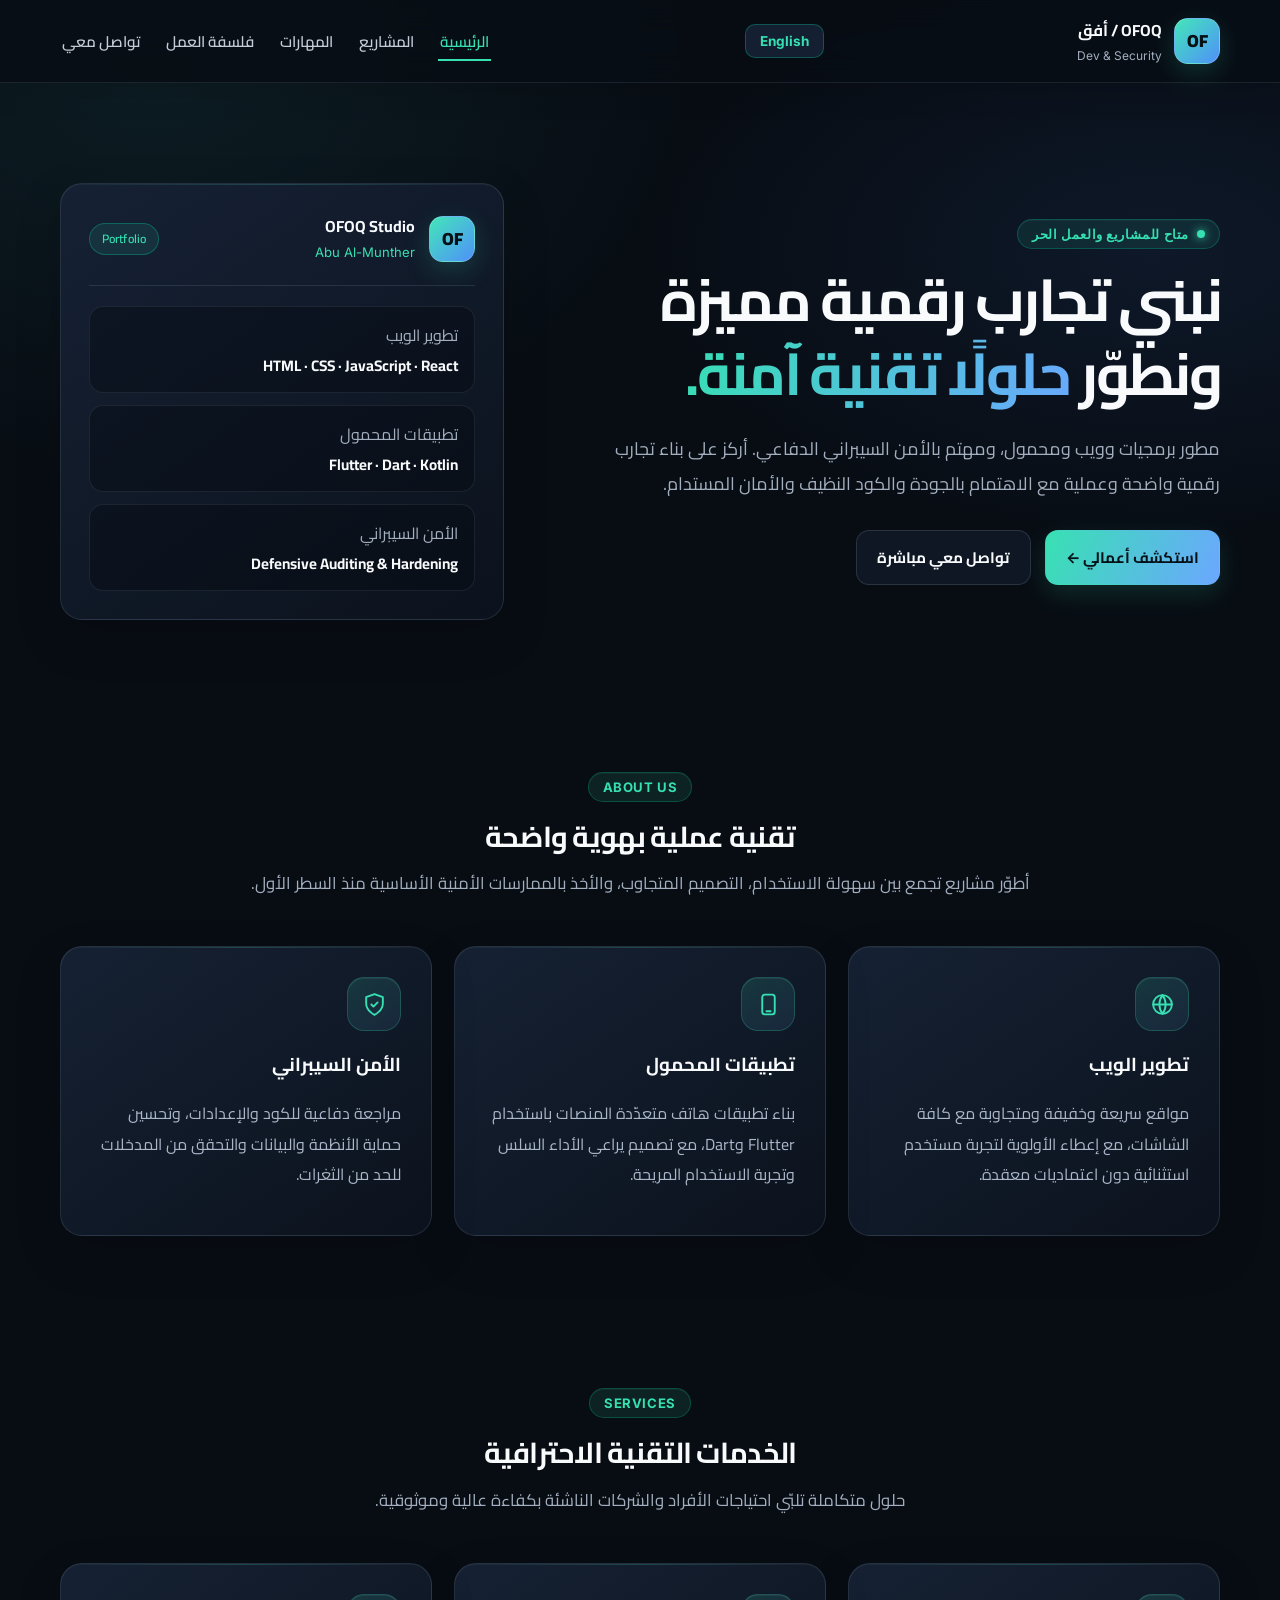
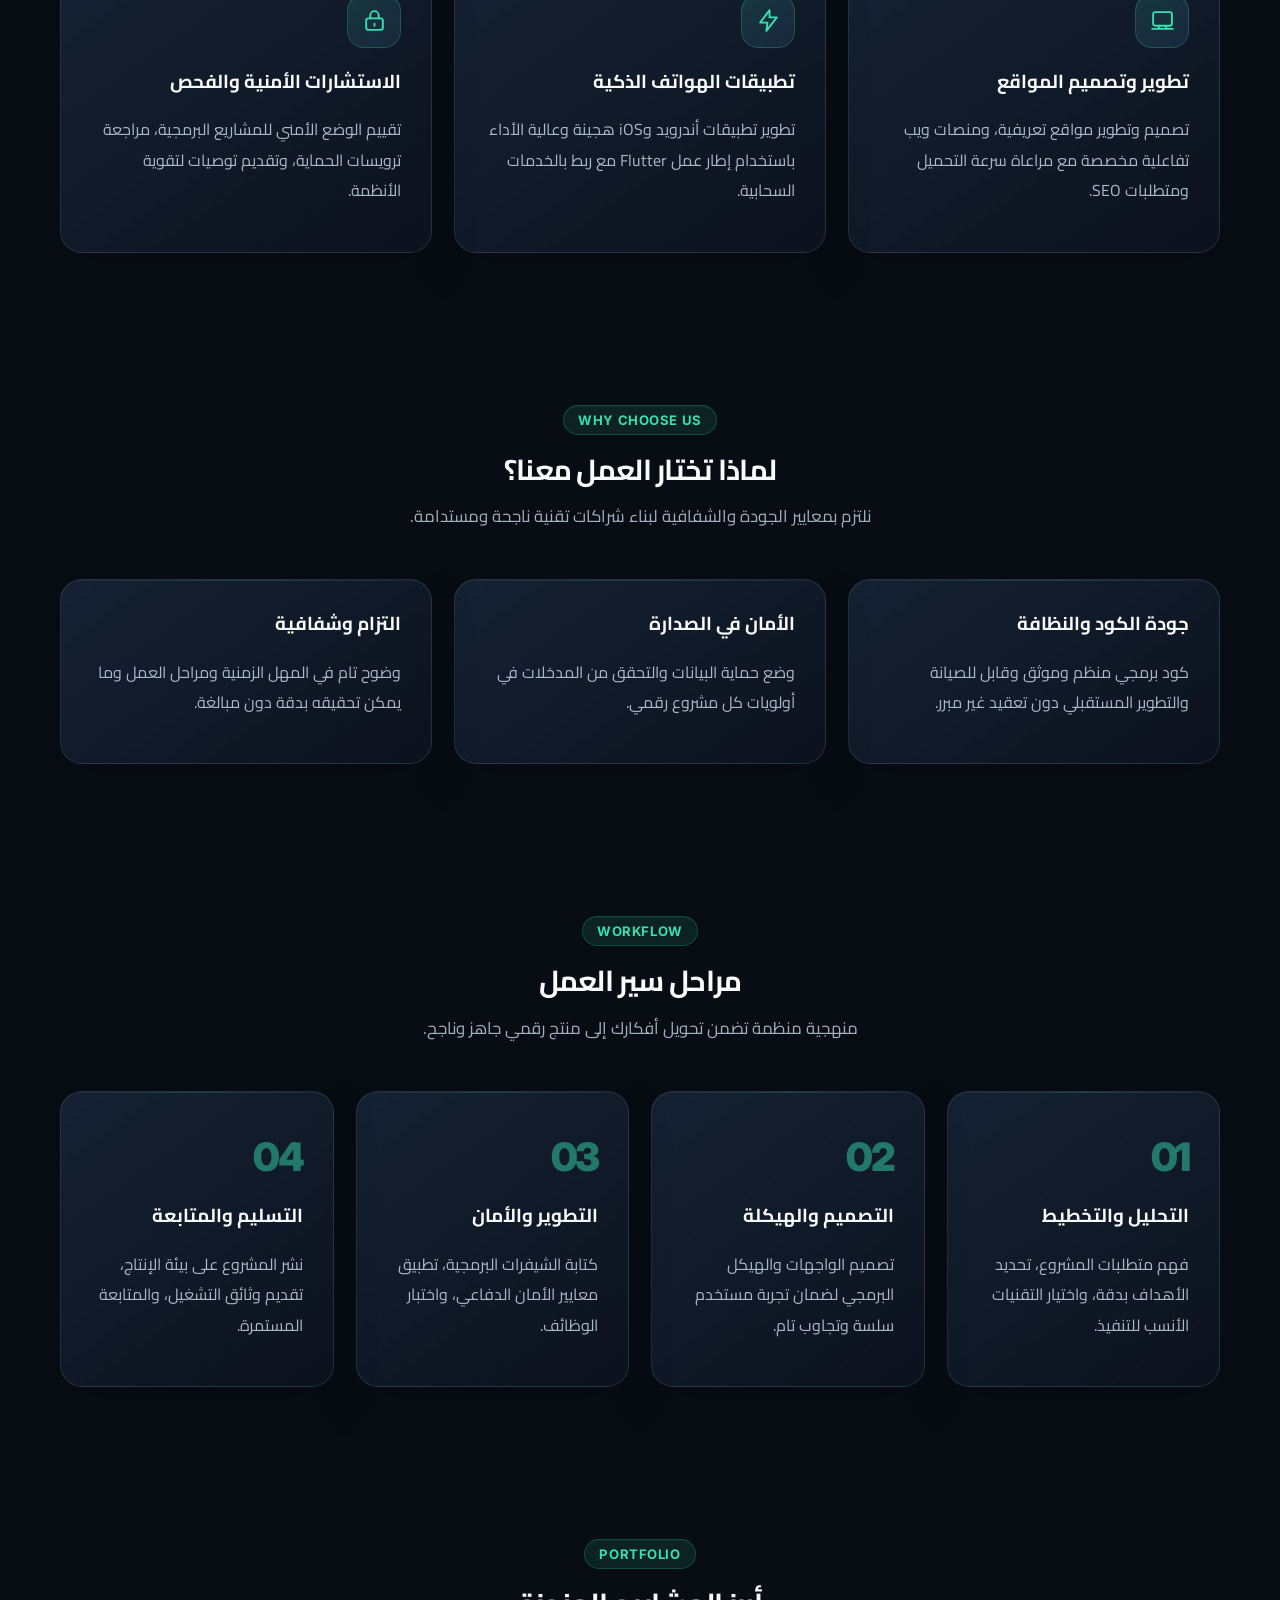
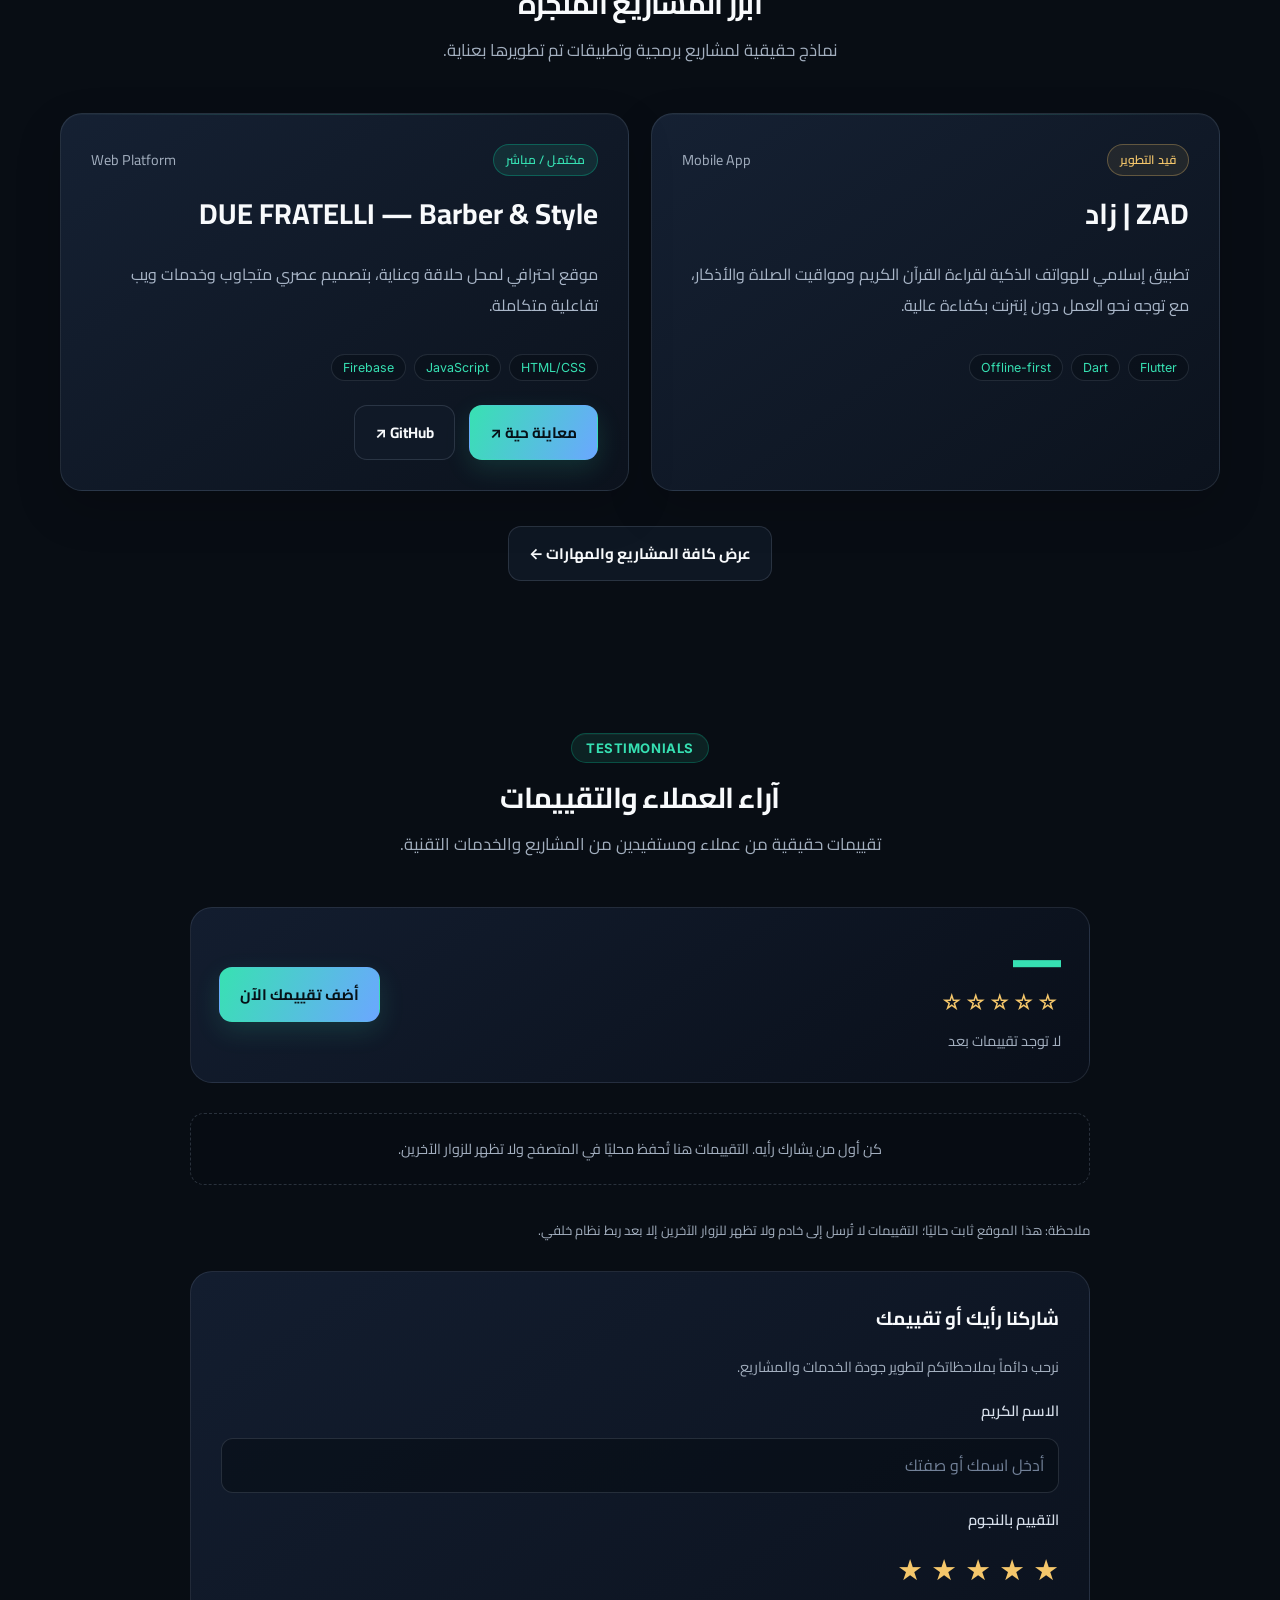
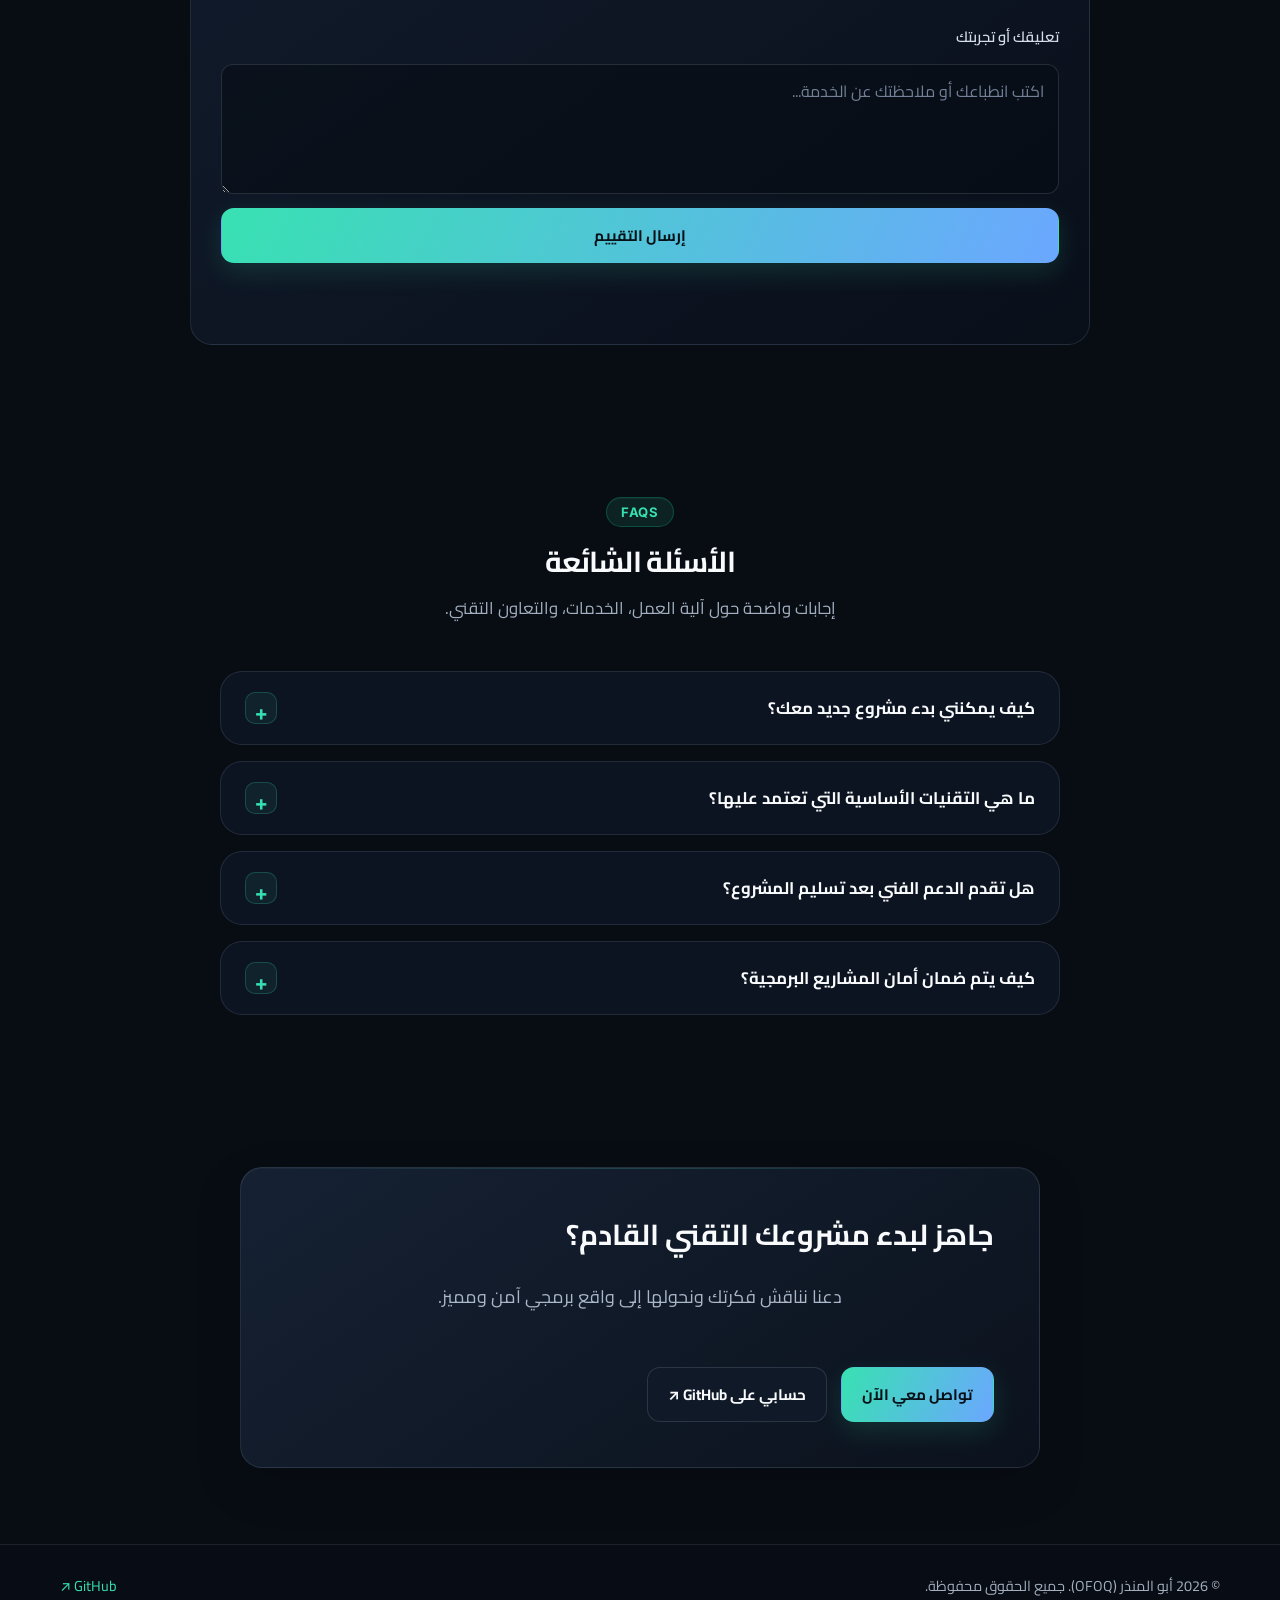
<file: index.html>
<!doctype html>
<html lang="ar" dir="rtl">
<head>
  <meta charset="utf-8">
  <meta name="viewport" content="width=device-width, initial-scale=1">
  <meta name="description" content="OFOQ (أبو المنذر) — مطور برمجيات وويب ومحمول، ومختص بالأمن السيبراني الدفاعي وحلول الويب التقنية.">
  <meta name="referrer" content="strict-origin-when-cross-origin">
  <meta property="og:title" content="OFOQ | تطوير البرمجيات والأمن السيبراني">
  <meta property="og:description" content="نبني تجارب رقمية مميزة ونطوّر حلولًا تقنية آمنة وعالية الجودة.">
  <meta property="og:type" content="website">
  <title>OFOQ | أفق — أبو المنذر</title>
  <meta name="theme-color" content="#0b111b">
  <meta name="apple-mobile-web-app-capable" content="yes">
  <meta name="apple-mobile-web-app-title" content="OFOQ">
  <meta name="mobile-web-app-capable" content="yes">
  <link rel="icon" href="favicon.svg" type="image/svg+xml">
  <link rel="icon" href="icons/icon-192.png" type="image/png" sizes="192x192">
  <link rel="apple-touch-icon" href="icons/apple-touch-icon.png" sizes="180x180">
  <link rel="manifest" href="site.webmanifest">
  <link rel="stylesheet" href="style.css">
  <link rel="preconnect" href="https://fonts.googleapis.com">
  <link rel="preconnect" href="https://fonts.gstatic.com" crossorigin>
  <link href="https://fonts.googleapis.com/css2?family=Cairo:wght@300;400;500;600;700;800;900&family=Inter:wght@400;500;600;700;800&display=swap" rel="stylesheet">
  <script src="script.js" defer></script>
</head>
<body>
<header class="site-header">
  <a class="brand" href="index.html">
    <span class="avatar">OF</span>
    <span><strong>OFOQ / أفق</strong><small data-i18n="brand_sub">Dev &amp; Security</small></span>
  </a>
  <div class="header-controls">
    <button id="lang-switch-btn" class="lang-switch" type="button" aria-label="Switch Language">English</button>
    <button class="menu-toggle" type="button" aria-label="فتح القائمة" aria-expanded="false" aria-controls="site-nav">القائمة ☰</button>
  </div>
  <nav id="site-nav" class="site-nav">
    <a aria-current="page" href="index.html" data-i18n="nav_home">الرئيسية</a>
    <a href="projects.html" data-i18n="nav_projects">المشاريع</a>
    <a href="skills.html" data-i18n="nav_skills">المهارات</a>
    <a href="philosophy.html" data-i18n="nav_philosophy">فلسفة العمل</a>
    <a href="contact.html" data-i18n="nav_contact">تواصل معي</a>
  </nav>
</header>
<main>
  <!-- Hero Section -->
  <section class="hero container">
    <div class="hero-copy">
      <p class="eyebrow"><span class="status-dot"></span> <span data-i18n="status_avail">متاح للمشاريع والعمل الحر</span></p>
      <h1><span data-i18n="hero_title">نبني تجارب رقمية مميزة ونطوّر</span> <span class="gradient-text" data-i18n="hero_title_gradient">حلولًا تقنية آمنة.</span></h1>
      <p class="lead" data-i18n="hero_lead">مطور برمجيات وويب ومحمول، ومهتم بالأمن السيبراني الدفاعي. أركز على بناء تجارب رقمية واضحة وعملية مع الاهتمام بالجودة والكود النظيف والأمان المستدام.</p>
      <div class="actions">
        <a class="button primary" href="projects.html" data-i18n="btn_explore">استكشف أعمالي ←</a>
        <a class="button secondary" href="contact.html" data-i18n="btn_contact">تواصل معي مباشرة</a>
      </div>
    </div>
    <aside class="profile-card" aria-label="بطاقة التعريف الشخصية">
      <div class="profile-head">
        <span class="avatar">OF</span>
        <div><strong>OFOQ Studio</strong><small>Abu Al-Munther</small></div>
        <span class="pill" data-i18n="card_portfolio">Portfolio</span>
      </div>
      <div class="tech-row"><span data-i18n="tech_web">تطوير الويب</span><b>HTML · CSS · JavaScript · React</b></div>
      <div class="tech-row"><span data-i18n="tech_mobile">تطبيقات المحمول</span><b>Flutter · Dart · Kotlin</b></div>
      <div class="tech-row"><span data-i18n="tech_sec">الأمن السيبراني</span><b>Defensive Auditing &amp; Hardening</b></div>
    </aside>
  </section>

  <!-- About Us Section -->
  <section class="container section" id="about">
    <div class="section-heading">
      <p class="eyebrow" data-i18n="about_eyebrow">ABOUT US</p>
      <h2 data-i18n="about_title">تقنية عملية بهوية واضحة</h2>
      <p data-i18n="about_desc">أطوّر مشاريع تجمع بين سهولة الاستخدام، التصميم المتجاوب، والأخذ بالممارسات الأمنية الأساسية منذ السطر الأول.</p>
    </div>
    <div class="cards three">
      <article class="card">
        <span class="skill-icon"><svg viewBox="0 0 24 24" aria-hidden="true"><circle cx="12" cy="12" r="9"/><path d="M3 12h18M12 3a15 15 0 0 1 0 18M12 3a15 15 0 0 0 0 18"/></svg></span>
        <h3 data-i18n="card_web_title">تطوير الويب</h3>
        <p data-i18n="card_web_desc">مواقع سريعة وخفيفة ومتجاوبة مع كافة الشاشات، مع إعطاء الأولوية لتجربة مستخدم استثنائية دون اعتماديات معقدة.</p>
      </article>
      <article class="card">
        <span class="skill-icon"><svg viewBox="0 0 24 24" aria-hidden="true"><rect x="6" y="2.5" width="12" height="19" rx="2.5"/><path d="M10 18.5h4"/></svg></span>
        <h3 data-i18n="card_mob_title">تطبيقات المحمول</h3>
        <p data-i18n="card_mob_desc">بناء تطبيقات هاتف متعدّدة المنصات باستخدام Flutter وDart، مع تصميم يراعي الأداء السلس وتجربة الاستخدام المريحة.</p>
      </article>
      <article class="card">
        <span class="skill-icon"><svg viewBox="0 0 24 24" aria-hidden="true"><path d="M12 22s8-4 8-11V5l-8-3-8 3v6c0 7 8 11 8 11Z"/><path d="m9 12 2 2 4-4"/></svg></span>
        <h3 data-i18n="card_sec_title">الأمن السيبراني</h3>
        <p data-i18n="card_sec_desc">مراجعة دفاعية للكود والإعدادات، وتحسين حماية الأنظمة والبيانات والتحقق من المدخلات للحد من الثغرات.</p>
      </article>
    </div>
  </section>

  <!-- Services Section -->
  <section class="container section" id="services">
    <div class="section-heading">
      <p class="eyebrow" data-i18n="services_eyebrow">SERVICES</p>
      <h2 data-i18n="services_title">الخدمات التقنية الاحترافية</h2>
      <p data-i18n="services_desc">حلول متكاملة تلبّي احتياجات الأفراد والشركات الناشئة بكفاءة عالية وموثوقية.</p>
    </div>
    <div class="cards three">
      <article class="card">
        <span class="skill-icon"><svg viewBox="0 0 24 24" aria-hidden="true"><rect x="3" y="4" width="18" height="13" rx="2"/><path d="M2 20h20M9 17l-1 3m7-3 1 3"/></svg></span>
        <h3 data-i18n="serv1_title">تطوير وتصميم المواقع</h3>
        <p data-i18n="serv1_desc">تصميم وتطوير مواقع تعريفية، ومنصات ويب تفاعلية مخصصة مع مراعاة سرعة التحميل ومتطلبات SEO.</p>
      </article>
      <article class="card">
        <span class="skill-icon"><svg viewBox="0 0 24 24" aria-hidden="true"><path d="m13 2-9 12h7l-1 8 10-13h-7l0-7Z"/></svg></span>
        <h3 data-i18n="serv2_title">تطبيقات الهواتف الذكية</h3>
        <p data-i18n="serv2_desc">تطوير تطبيقات أندرويد وiOS هجينة وعالية الأداء باستخدام إطار عمل Flutter مع ربط بالخدمات السحابية.</p>
      </article>
      <article class="card">
        <span class="skill-icon"><svg viewBox="0 0 24 24" aria-hidden="true"><rect x="4" y="10" width="16" height="11" rx="2"/><path d="M8 10V7a4 4 0 0 1 8 0v3m-4 5v2"/></svg></span>
        <h3 data-i18n="serv3_title">الاستشارات الأمنية والفحص</h3>
        <p data-i18n="serv3_desc">تقييم الوضع الأمني للمشاريع البرمجية، مراجعة ترويسات الحماية، وتقديم توصيات لتقوية الأنظمة.</p>
      </article>
    </div>
  </section>

  <!-- Why Choose Us -->
  <section class="container section" id="why-us">
    <div class="section-heading">
      <p class="eyebrow" data-i18n="why_eyebrow">WHY CHOOSE US</p>
      <h2 data-i18n="why_title">لماذا تختار العمل معنا؟</h2>
      <p data-i18n="why_desc">نلتزم بمعايير الجودة والشفافية لبناء شراكات تقنية ناجحة ومستدامة.</p>
    </div>
    <div class="cards three">
      <article class="card">
        <h3 data-i18n="why1_title">جودة الكود والنظافة</h3>
        <p data-i18n="why1_desc">كود برمجي منظم وموثق وقابل للصيانة والتطوير المستقبلي دون تعقيد غير مبرر.</p>
      </article>
      <article class="card">
        <h3 data-i18n="why2_title">الأمان في الصدارة</h3>
        <p data-i18n="why2_desc">وضع حماية البيانات والتحقق من المدخلات في أولويات كل مشروع رقمي.</p>
      </article>
      <article class="card">
        <h3 data-i18n="why3_title">التزام وشفافية</h3>
        <p data-i18n="why3_desc">وضوح تام في المهل الزمنية ومراحل العمل وما يمكن تحقيقه بدقة دون مبالغة.</p>
      </article>
    </div>
  </section>

  <!-- Workflow Section -->
  <section class="container section" id="workflow">
    <div class="section-heading">
      <p class="eyebrow" data-i18n="workflow_eyebrow">WORKFLOW</p>
      <h2 data-i18n="workflow_title">مراحل سير العمل</h2>
      <p data-i18n="workflow_desc">منهجية منظمة تضمن تحويل أفكارك إلى منتج رقمي جاهز وناجح.</p>
    </div>
    <div class="cards four">
      <article class="card workflow-step">
        <span class="workflow-number">01</span>
        <h3 data-i18n="wf1_title">التحليل والتخطيط</h3>
        <p data-i18n="wf1_desc">فهم متطلبات المشروع، تحديد الأهداف بدقة، واختيار التقنيات الأنسب للتنفيذ.</p>
      </article>
      <article class="card workflow-step">
        <span class="workflow-number">02</span>
        <h3 data-i18n="wf2_title">التصميم والهيكلة</h3>
        <p data-i18n="wf2_desc">تصميم الواجهات والهيكل البرمجي لضمان تجربة مستخدم سلسة وتجاوب تام.</p>
      </article>
      <article class="card workflow-step">
        <span class="workflow-number">03</span>
        <h3 data-i18n="wf3_title">التطوير والأمان</h3>
        <p data-i18n="wf3_desc">كتابة الشيفرات البرمجية، تطبيق معايير الأمان الدفاعي، واختبار الوظائف.</p>
      </article>
      <article class="card workflow-step">
        <span class="workflow-number">04</span>
        <h3 data-i18n="wf4_title">التسليم والمتابعة</h3>
        <p data-i18n="wf4_desc">نشر المشروع على بيئة الإنتاج، تقديم وثائق التشغيل، والمتابعة المستمرة.</p>
      </article>
    </div>
  </section>

  <!-- Portfolio / Featured Projects Preview -->
  <section class="container section" id="portfolio">
    <div class="section-heading">
      <p class="eyebrow" data-i18n="portfolio_eyebrow">PORTFOLIO</p>
      <h2 data-i18n="portfolio_title">أبرز المشاريع المنجزة</h2>
      <p data-i18n="portfolio_desc">نماذج حقيقية لمشاريع برمجية وتطبيقات تم تطويرها بعناية.</p>
    </div>
    <div class="cards two">
      <article class="card project-card">
        <div class="card-top">
          <span class="pill warning" data-i18n="proj_dev">قيد التطوير</span>
          <span class="muted">Mobile App</span>
        </div>
        <h2>ZAD | زاد</h2>
        <p data-i18n="zad_desc">تطبيق إسلامي للهواتف الذكية لقراءة القرآن الكريم ومواقيت الصلاة والأذكار، مع توجه نحو العمل دون إنترنت بكفاءة عالية.</p>
        <div class="tags"><span>Flutter</span><span>Dart</span><span>Offline-first</span></div>
      </article>
      <article class="card project-card">
        <div class="card-top">
          <span class="pill" data-i18n="proj_live">مكتمل / مباشر</span>
          <span class="muted">Web Platform</span>
        </div>
        <h2>DUE FRATELLI — Barber &amp; Style</h2>
        <p data-i18n="due_desc">موقع احترافي لمحل حلاقة وعناية، بتصميم عصري متجاوب وخدمات ويب تفاعلية متكاملة.</p>
        <div class="tags"><span>HTML/CSS</span><span>JavaScript</span><span>Firebase</span></div>
        <div class="actions">
          <a class="button primary" href="https://due-fratelli-barbershop.pages.dev/" target="_blank" rel="noopener noreferrer">معاينة حية ↗</a>
          <a class="button secondary" href="https://github.com/ibnElShrqiya/due-fratelli-barbershop" target="_blank" rel="noopener noreferrer">GitHub ↗</a>
        </div>
      </article>
    </div>
    <div style="text-align: center; margin-top: 35px;">
      <a class="button secondary" href="projects.html" data-i18n="btn_all_projects">عرض كافة المشاريع والمهارات ←</a>
    </div>
  </section>

  <!-- Customer Reviews System Section -->
  <section class="container section" id="reviews">
    <div class="section-heading">
      <p class="eyebrow" data-i18n="reviews_eyebrow">TESTIMONIALS</p>
      <h2 data-i18n="reviews_title">آراء العملاء والتقييمات</h2>
      <p data-i18n="reviews_desc">شارك تجربتك؛ التقييمات الحالية تُحفظ محليًا على هذا الجهاز فقط.</p>
    </div>
    <div class="reviews-container">
      <div class="reviews-summary-card">
        <div>
          <div class="rating-big" id="avg-rating">5.0</div>
          <div class="stars-display" id="avg-stars">★★★★★</div>
          <div class="muted" id="total-reviews" style="margin-top: 6px;">بناءً على التقييمات المعتمدة</div>
        </div>
        <div>
          <a class="button primary" href="#review-form-anchor" data-i18n="add_review_btn">أضف تقييمك الآن</a>
        </div>
      </div>

      <div class="reviews-grid" id="reviews-list"></div>
      <p class="muted reviews-note">ملاحظة: هذا الموقع ثابت حاليًا؛ التقييمات لا تُرسل إلى خادم ولا تظهر للزوار الآخرين إلا بعد ربط نظام خلفي.</p>

      <div class="review-form-card" id="review-form-anchor">
        <h3 data-i18n="review_form_title">شاركنا رأيك أو تقييمك</h3>
        <p class="muted" data-i18n="review_form_sub">نرحب دائماً بملاحظاتكم لتطوير جودة الخدمات والمشاريع.</p>
        <form id="review-form">
          <label for="reviewer-name" data-i18n="rev_name_lbl">الاسم الكريم</label>
          <input id="reviewer-name" name="name" type="text" maxlength="80" autocomplete="name" required placeholder="أدخل اسمك أو صفتك" data-i18n-placeholder="rev_name_ph">
          
          <label data-i18n="rev_stars_lbl">التقييم بالنجوم</label>
          <div class="star-rating-input" id="star-rating-input">
            <span class="active">★</span>
            <span class="active">★</span>
            <span class="active">★</span>
            <span class="active">★</span>
            <span class="active">★</span>
          </div>

          <label for="reviewer-comment" data-i18n="rev_comment_lbl">تعليقك أو تجربتك</label>
          <textarea id="reviewer-comment" name="comment" rows="3" maxlength="500" required placeholder="اكتب انطباعك أو ملاحظتك عن الخدمة..." data-i18n-placeholder="rev_comment_ph"></textarea>

          <button class="button primary" type="submit" data-i18n="rev_submit">إرسال التقييم</button>
          <p id="review-status" class="form-status" aria-live="polite"></p>
        </form>
      </div>
    </div>
  </section>

  <!-- FAQs Section -->
  <section class="container section" id="faqs">
    <div class="section-heading">
      <p class="eyebrow" data-i18n="faqs_eyebrow">FAQs</p>
      <h2 data-i18n="faqs_title">الأسئلة الشائعة</h2>
      <p data-i18n="faqs_desc">إجابات واضحة حول آلية العمل، الخدمات، والتعاون التقني.</p>
    </div>
    <div class="faq-list">
      <details class="faq-item">
        <summary data-i18n="faq1_q">كيف يمكنني بدء مشروع جديد معك؟</summary>
        <p data-i18n="faq1_a">يمكنك التواصل معي عبر نموذج الاتصال أو البريد الإلكتروني المباشر مع توضيح فكرة المشروع ومتطلباته الأساسية، وسأقوم بالرد خلال أسرع وقت لمناقشة التفاصيل.</p>
      </details>
      <details class="faq-item">
        <summary data-i18n="faq2_q">ما هي التقنيات الأساسية التي تعتمد عليها؟</summary>
        <p data-i18n="faq2_a">أعتمد على تقنيات الويب القياسية (HTML, CSS, JavaScript, React) لتطوير المواقع، وإطار عمل Flutter لتطوير تطبيقات الهواتف الذكية، مع التركيز على الأمان والكود النظيف.</p>
      </details>
      <details class="faq-item">
        <summary data-i18n="faq3_q">هل تقدم الدعم الفني بعد تسليم المشروع؟</summary>
        <p data-i18n="faq3_a">نعم، أقدم الدعم الفني والمتابعة لضمان استقرار العمل، بالإضافة إلى تقديم وثائق تشغيل واضحة لكل مشروع.</p>
      </details>
      <details class="faq-item">
        <summary data-i18n="faq4_q">كيف يتم ضمان أمان المشاريع البرمجية؟</summary>
        <p data-i18n="faq4_a">أطبق مبادئ الأمان الدفاعي منذ مراحل البناء الأولى، مثل التحقق الصارم من المدخلات، استخدام ترويسات أمان HTTP، وتجنب الاعتماديات غير الضرورية.</p>
      </details>
    </div>
  </section>

  <!-- Contact CTA Section -->
  <section class="container section" style="text-align: center;">
    <div class="card" style="max-width: 800px; margin: 0 auto; padding: 45px;">
      <h2 data-i18n="cta_title">جاهز لبدء مشروعك التقني القادم؟</h2>
      <p class="lead" style="margin-inline: auto;" data-i18n="cta_lead">دعنا نناقش فكرتك ونحولها إلى واقع برمجي آمن ومميز.</p>
      <div class="actions" style="justify-content: center;">
        <a class="button primary" href="contact.html" data-i18n="cta_btn1">تواصل معي الآن</a>
        <a class="button secondary" href="https://github.com/ibnElShrqiya" target="_blank" rel="noopener noreferrer" data-i18n="cta_btn2">حسابي على GitHub ↗</a>
      </div>
    </div>
  </section>
</main>
<footer class="site-footer">
  <span data-i18n="footer_copy">© 2026 أبو المنذر (OFOQ). جميع الحقوق محفوظة.</span>
  <div class="footer-links">
    <a href="https://github.com/ibnElShrqiya" target="_blank" rel="noopener noreferrer">GitHub ↗</a>
  </div>
</footer>
</body>
</html>
</file>
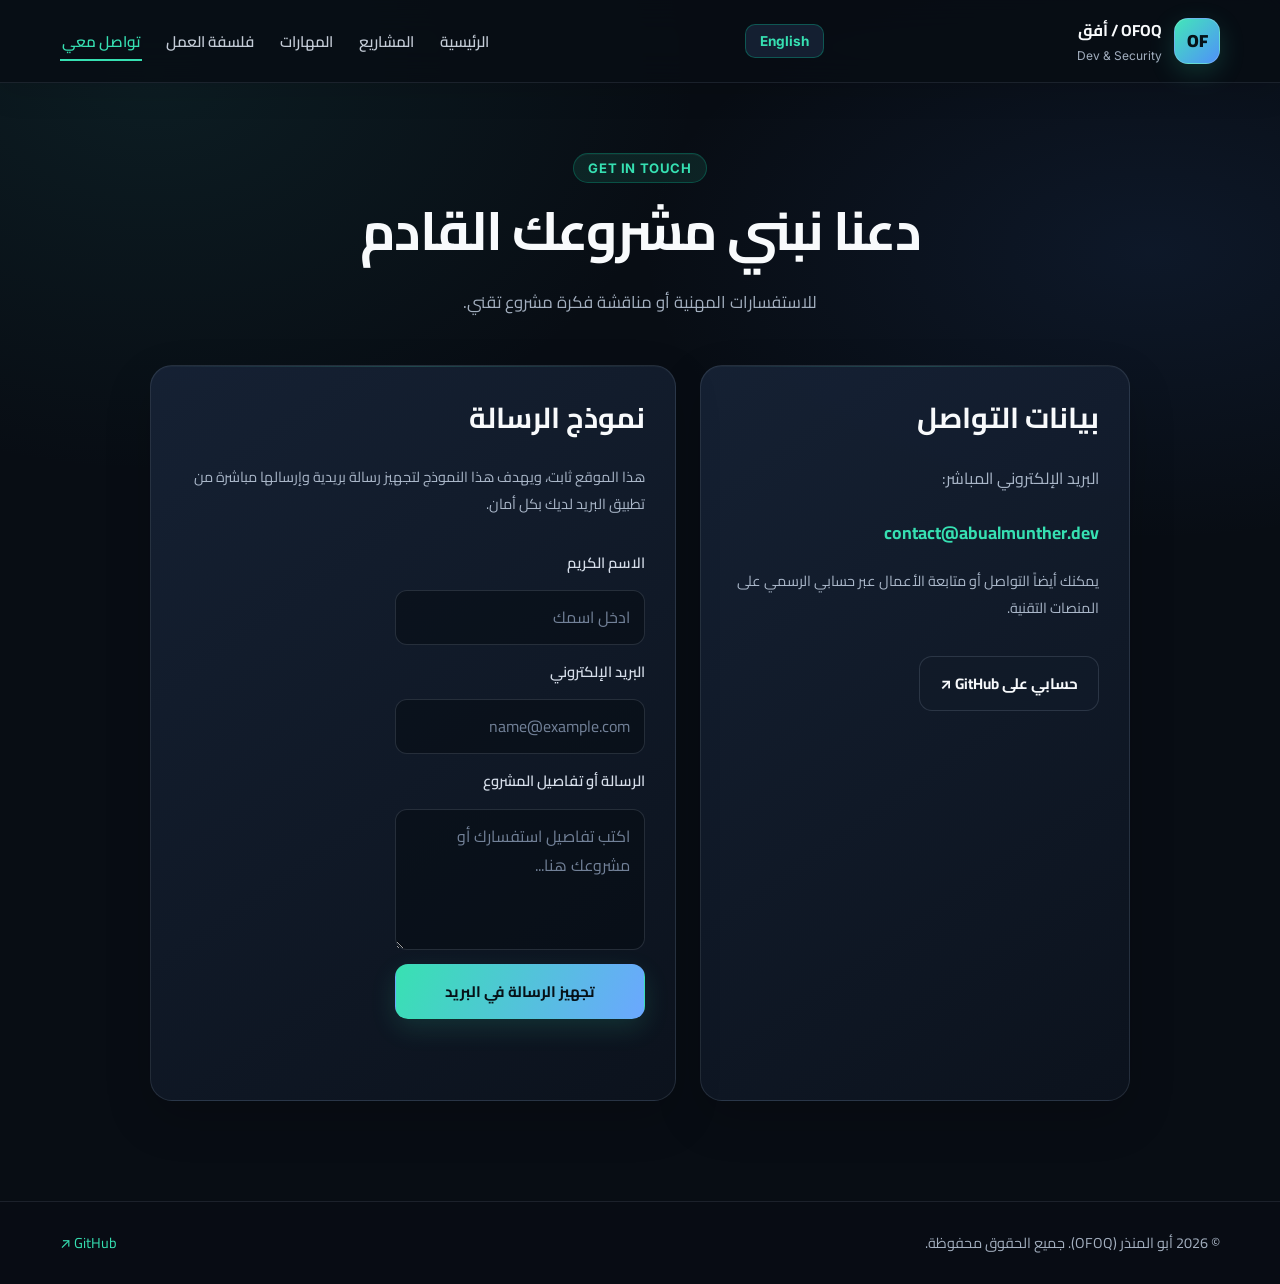
<file: contact.html>
<!doctype html>
<html lang="ar" dir="rtl">
<head>
  <meta charset="utf-8">
  <meta name="viewport" content="width=device-width, initial-scale=1">
  <meta name="description" content="OFOQ Contact — تواصل مع أبو المنذر بشأن تطوير الويب والتطبيقات والمشاريع التقنية.">
  <meta name="referrer" content="strict-origin-when-cross-origin">
  <title>OFOQ | تواصل معي</title>
  <meta name="theme-color" content="#0b111b">
  <meta name="apple-mobile-web-app-capable" content="yes">
  <meta name="apple-mobile-web-app-title" content="OFOQ">
  <meta name="mobile-web-app-capable" content="yes">
  <link rel="icon" href="favicon.svg" type="image/svg+xml">
  <link rel="icon" href="icons/icon-192.png" type="image/png" sizes="192x192">
  <link rel="apple-touch-icon" href="icons/apple-touch-icon.png" sizes="180x180">
  <link rel="manifest" href="site.webmanifest">
  <link rel="stylesheet" href="style.css">
  <link rel="preconnect" href="https://fonts.googleapis.com">
  <link rel="preconnect" href="https://fonts.gstatic.com" crossorigin>
  <link href="https://fonts.googleapis.com/css2?family=Cairo:wght@300;400;500;600;700;800;900&family=Inter:wght@400;500;600;700;800&display=swap" rel="stylesheet">
  <script src="script.js" defer></script>
</head>
<body>
<header class="site-header">
  <a class="brand" href="index.html">
    <span class="avatar">OF</span>
    <span><strong>OFOQ / أفق</strong><small data-i18n="brand_sub">Dev &amp; Security</small></span>
  </a>
  <div class="header-controls">
    <button id="lang-switch-btn" class="lang-switch" type="button" aria-label="Switch Language">English</button>
    <button class="menu-toggle" type="button" aria-label="فتح القائمة" aria-expanded="false" aria-controls="site-nav">القائمة ☰</button>
  </div>
  <nav id="site-nav" class="site-nav">
    <a href="index.html" data-i18n="nav_home">الرئيسية</a>
    <a href="projects.html" data-i18n="nav_projects">المشاريع</a>
    <a href="skills.html" data-i18n="nav_skills">المهارات</a>
    <a href="philosophy.html" data-i18n="nav_philosophy">فلسفة العمل</a>
    <a aria-current="page" href="contact.html" data-i18n="nav_contact">تواصل معي</a>
  </nav>
</header>
<main class="container page-main">
  <div class="section-heading">
    <p class="eyebrow" data-i18n="contact_eyebrow">GET IN TOUCH</p>
    <h1 data-i18n="contact_title">دعنا نبني مشروعك القادم</h1>
    <p data-i18n="contact_sub">للاستفسارات المهنية أو مناقشة فكرة مشروع تقني.</p>
  </div>
  <section class="contact-layout">
    <div class="card">
      <h2 data-i18n="contact_details">بيانات التواصل</h2>
      <p data-i18n="direct_email">البريد الإلكتروني المباشر:</p>
      <a class="email-link" href="mailto:contact@abualmunther.dev">contact@abualmunther.dev</a>
      <p class="muted" style="margin-top: 10px;" data-i18n="contact_note">يمكنك أيضاً التواصل أو متابعة الأعمال عبر حسابي الرسمي على المنصات التقنية.</p>
      <div style="margin-top: 20px;">
        <a class="button secondary" href="https://github.com/ibnElShrqiya" target="_blank" rel="noopener noreferrer" data-i18n="cta_btn2">GitHub ↗</a>
      </div>
    </div>
    <div class="card">
      <h2 data-i18n="msg_form">نموذج الرسالة</h2>
      <p class="muted" data-i18n="msg_note">هذا الموقع ثابت، ويهدف هذا النموذج لتجهيز رسالة بريدية وإرسالها مباشرة من تطبيق البريد لديك بكل أمان.</p>
      <form id="contact-form">
        <label for="name" data-i18n="lbl_name">الاسم الكريم</label>
        <input id="name" name="name" type="text" maxlength="100" autocomplete="name" required placeholder="ادخل اسمك" data-i18n-placeholder="ph_name">
        
        <label for="email" data-i18n="lbl_email">البريد الإلكتروني</label>
        <input id="email" name="email" type="email" maxlength="254" autocomplete="email" required placeholder="name@example.com">
        
        <label for="message" data-i18n="lbl_msg">الرسالة أو تفاصيل المشروع</label>
        <textarea id="message" name="message" rows="4" maxlength="2000" required placeholder="اكتب تفاصيل استفسارك أو مشروعك هنا..." data-i18n-placeholder="ph_msg"></textarea>
        
        <button class="button primary" type="submit" data-i18n="btn_prepare_mail">تجهيز الرسالة في البريد</button>
        <p id="form-status" class="form-status" aria-live="polite"></p>
      </form>
    </div>
  </section>
</main>
<footer class="site-footer">
  <span data-i18n="footer_copy">© 2026 أبو المنذر (OFOQ). جميع الحقوق محفوظة.</span>
  <a href="https://github.com/ibnElShrqiya" target="_blank" rel="noopener noreferrer">GitHub ↗</a>
</footer>
</body>
</html>
</file>
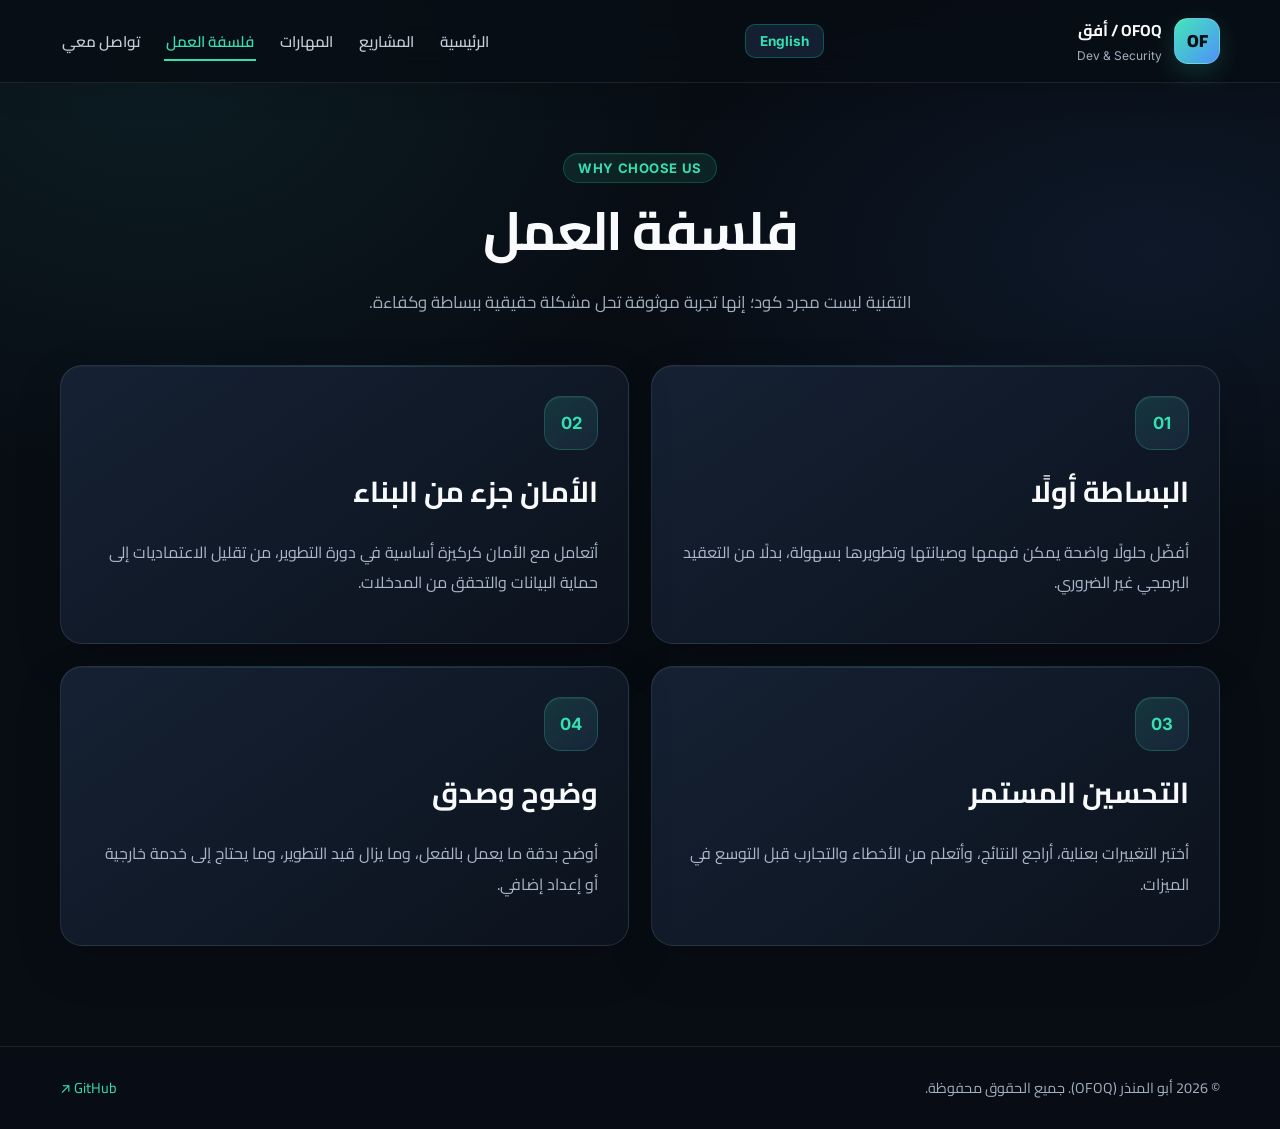
<file: philosophy.html>
<!doctype html>
<html lang="ar" dir="rtl">
<head>
  <meta charset="utf-8">
  <meta name="viewport" content="width=device-width, initial-scale=1">
  <meta name="description" content="OFOQ Philosophy — فلسفة العمل لدى أبو المنذر في تطوير البرمجيات والأمان التقني.">
  <meta name="referrer" content="strict-origin-when-cross-origin">
  <title>OFOQ | فلسفة العمل</title>
  <meta name="theme-color" content="#0b111b">
  <meta name="apple-mobile-web-app-capable" content="yes">
  <meta name="apple-mobile-web-app-title" content="OFOQ">
  <meta name="mobile-web-app-capable" content="yes">
  <link rel="icon" href="favicon.svg" type="image/svg+xml">
  <link rel="icon" href="icons/icon-192.png" type="image/png" sizes="192x192">
  <link rel="apple-touch-icon" href="icons/apple-touch-icon.png" sizes="180x180">
  <link rel="manifest" href="site.webmanifest">
  <link rel="stylesheet" href="style.css">
  <link rel="preconnect" href="https://fonts.googleapis.com">
  <link rel="preconnect" href="https://fonts.gstatic.com" crossorigin>
  <link href="https://fonts.googleapis.com/css2?family=Cairo:wght@300;400;500;600;700;800;900&family=Inter:wght@400;500;600;700;800&display=swap" rel="stylesheet">
  <script src="script.js" defer></script>
</head>
<body>
<header class="site-header">
  <a class="brand" href="index.html">
    <span class="avatar">OF</span>
    <span><strong>OFOQ / أفق</strong><small data-i18n="brand_sub">Dev &amp; Security</small></span>
  </a>
  <div class="header-controls">
    <button id="lang-switch-btn" class="lang-switch" type="button" aria-label="Switch Language">English</button>
    <button class="menu-toggle" type="button" aria-label="فتح القائمة" aria-expanded="false" aria-controls="site-nav">القائمة ☰</button>
  </div>
  <nav id="site-nav" class="site-nav">
    <a href="index.html" data-i18n="nav_home">الرئيسية</a>
    <a href="projects.html" data-i18n="nav_projects">المشاريع</a>
    <a href="skills.html" data-i18n="nav_skills">المهارات</a>
    <a aria-current="page" href="philosophy.html" data-i18n="nav_philosophy">فلسفة العمل</a>
    <a href="contact.html" data-i18n="nav_contact">تواصل معي</a>
  </nav>
</header>
<main class="container page-main">
  <div class="section-heading">
    <p class="eyebrow" data-i18n="why_eyebrow">PRINCIPLES</p>
    <h1 data-i18n="philo_title">فلسفة العمل</h1>
    <p data-i18n="philo_sub">التقنية ليست مجرد كود؛ إنها تجربة موثوقة تحل مشكلة حقيقية ببساطة وكفاءة.</p>
  </div>
  <div class="cards two">
    <article class="card">
      <span class="skill-icon">01</span>
      <h2 data-i18n="p1_t">البساطة أولًا</h2>
      <p data-i18n="p1_d">أفضّل حلولًا واضحة يمكن فهمها وصيانتها وتطويرها بسهولة، بدلًا من التعقيد البرمجي غير الضروري.</p>
    </article>
    <article class="card">
      <span class="skill-icon">02</span>
      <h2 data-i18n="p2_t">الأمان جزء من البناء</h2>
      <p data-i18n="p2_d">أتعامل مع الأمان كركيزة أساسية في دورة التطوير، من تقليل الاعتماديات إلى حماية البيانات والتحقق من المدخلات.</p>
    </article>
    <article class="card">
      <span class="skill-icon">03</span>
      <h2 data-i18n="p3_t">التحسين المستمر</h2>
      <p data-i18n="p3_d">أختبر التغييرات بعناية، أراجع النتائج، وأتعلم من الأخطاء والتجارب قبل التوسع في الميزات.</p>
    </article>
    <article class="card">
      <span class="skill-icon">04</span>
      <h2 data-i18n="p4_t">وضوح وصدق</h2>
      <p data-i18n="p4_d">أوضح بدقة ما يعمل بالفعل، وما يزال قيد التطوير، وما يحتاج إلى خدمة خارجية أو إعداد إضافي.</p>
    </article>
  </div>
</main>
<footer class="site-footer">
  <span data-i18n="footer_copy">© 2026 أبو المنذر (OFOQ). جميع الحقوق محفوظة.</span>
  <a href="https://github.com/ibnElShrqiya" target="_blank" rel="noopener noreferrer">GitHub ↗</a>
</footer>
</body>
</html>
</file>
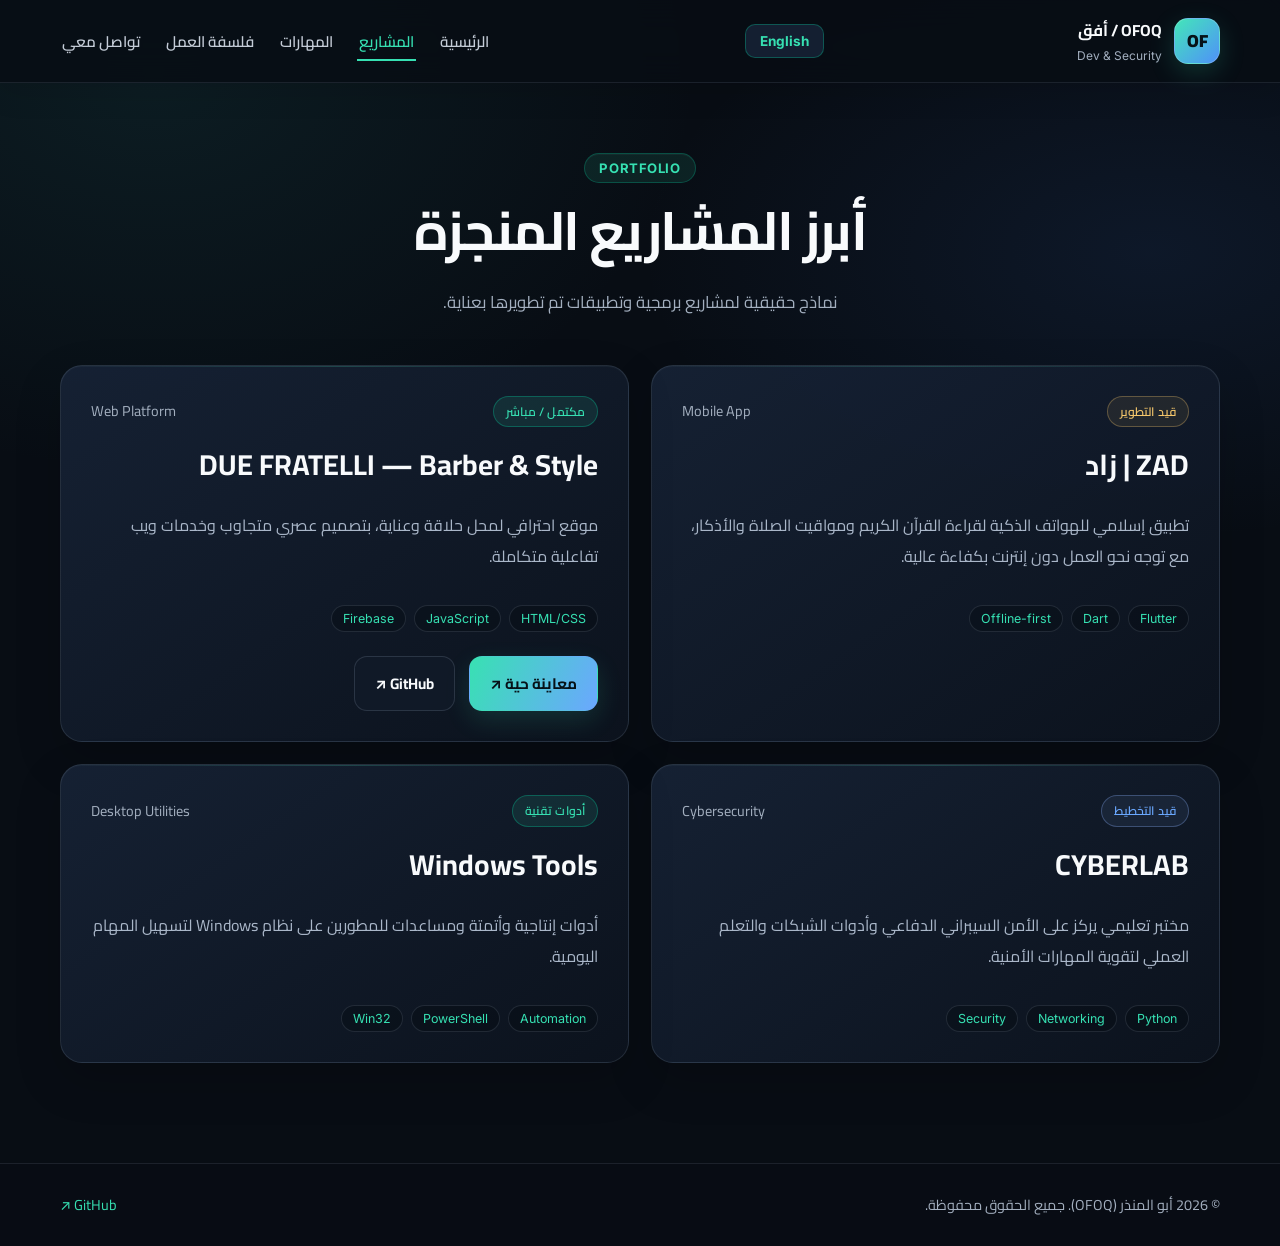
<file: projects.html>
<!doctype html>
<html lang="ar" dir="rtl">
<head>
  <meta charset="utf-8">
  <meta name="viewport" content="width=device-width, initial-scale=1">
  <meta name="description" content="OFOQ Projects — مشاريع أبو المنذر في تطوير الويب والتطبيقات والأدوات التقنية.">
  <meta name="referrer" content="strict-origin-when-cross-origin">
  <title>OFOQ | المشاريع</title>
  <meta name="theme-color" content="#0b111b">
  <meta name="apple-mobile-web-app-capable" content="yes">
  <meta name="apple-mobile-web-app-title" content="OFOQ">
  <meta name="mobile-web-app-capable" content="yes">
  <link rel="icon" href="favicon.svg" type="image/svg+xml">
  <link rel="icon" href="icons/icon-192.png" type="image/png" sizes="192x192">
  <link rel="apple-touch-icon" href="icons/apple-touch-icon.png" sizes="180x180">
  <link rel="manifest" href="site.webmanifest">
  <link rel="stylesheet" href="style.css">
  <link rel="preconnect" href="https://fonts.googleapis.com">
  <link rel="preconnect" href="https://fonts.gstatic.com" crossorigin>
  <link href="https://fonts.googleapis.com/css2?family=Cairo:wght@300;400;500;600;700;800;900&family=Inter:wght@400;500;600;700;800&display=swap" rel="stylesheet">
  <script src="script.js" defer></script>
</head>
<body>
<header class="site-header">
  <a class="brand" href="index.html">
    <span class="avatar">OF</span>
    <span><strong>OFOQ / أفق</strong><small data-i18n="brand_sub">Dev &amp; Security</small></span>
  </a>
  <div class="header-controls">
    <button id="lang-switch-btn" class="lang-switch" type="button" aria-label="Switch Language">English</button>
    <button class="menu-toggle" type="button" aria-label="فتح القائمة" aria-expanded="false" aria-controls="site-nav">القائمة ☰</button>
  </div>
  <nav id="site-nav" class="site-nav">
    <a href="index.html" data-i18n="nav_home">الرئيسية</a>
    <a aria-current="page" href="projects.html" data-i18n="nav_projects">المشاريع</a>
    <a href="skills.html" data-i18n="nav_skills">المهارات</a>
    <a href="philosophy.html" data-i18n="nav_philosophy">فلسفة العمل</a>
    <a href="contact.html" data-i18n="nav_contact">تواصل معي</a>
  </nav>
</header>
<main class="container page-main">
  <div class="section-heading">
    <p class="eyebrow" data-i18n="portfolio_eyebrow">SELECTED WORK</p>
    <h1 data-i18n="portfolio_title">مشاريع مختارة</h1>
    <p data-i18n="portfolio_desc">نماذج من المشاريع البرمجية والتجارب التقنية التي تم تطويرها بعناية.</p>
  </div>
  <div class="cards two">
    <article class="card project-card">
      <div class="card-top">
        <span class="pill warning" data-i18n="proj_dev">قيد التطوير</span>
        <span class="muted">Mobile App</span>
      </div>
      <h2>ZAD | زاد</h2>
      <p data-i18n="zad_desc">تطبيق إسلامي للهواتف الذكية لقراءة القرآن الكريم ومواقيت الصلاة والأذكار، مع توجه نحو العمل دون إنترنت (Offline-first) لتجربة مريحة وسريعة.</p>
      <div class="tags"><span>Flutter</span><span>Dart</span><span>Offline-first</span></div>
    </article>
    <article class="card project-card">
      <div class="card-top">
        <span class="pill" data-i18n="proj_live">مكتمل / مباشر</span>
        <span class="muted">Web Platform</span>
      </div>
      <h2>DUE FRATELLI — Barber &amp; Style</h2>
      <p data-i18n="due_desc">موقع احترافي لمحل حلاقة وعناية، بتصميم متجاوب وخدمات ويب تفاعلية متكاملة.</p>
      <div class="tags"><span>HTML/CSS</span><span>JavaScript</span><span>Firebase</span></div>
      <div class="actions">
        <a class="button primary" href="https://due-fratelli-barbershop.pages.dev/" target="_blank" rel="noopener noreferrer">معاينة حية ↗</a>
        <a class="button secondary" href="https://github.com/ibnElShrqiya/due-fratelli-barbershop" target="_blank" rel="noopener noreferrer">GitHub ↗</a>
      </div>
    </article>
    <article class="card project-card">
      <div class="card-top">
        <span class="pill info" data-i18n="proj_plan">قيد التخطيط</span>
        <span class="muted">Cybersecurity</span>
      </div>
      <h2 data-i18n="cyber_title">CYBERLAB</h2>
      <p data-i18n="cyber_desc">مختبر تعليمي يركز على الأمن السيبراني الدفاعي وأدوات الشبكات والتعلم العملي لتقوية المهارات الأمنية.</p>
      <div class="tags"><span>Python</span><span>Networking</span><span>Security</span></div>
    </article>
    <article class="card project-card">
      <div class="card-top">
        <span class="pill" data-i18n="proj_tool">أدوات تقنية</span>
        <span class="muted">Desktop Utilities</span>
      </div>
      <h2 data-i18n="win_title">Windows Tools</h2>
      <p data-i18n="win_desc">أدوات إنتاجية وأتمتة ومساعدات للمطورين على نظام Windows لتسهيل المهام اليومية.</p>
      <div class="tags"><span>Automation</span><span>PowerShell</span><span>Win32</span></div>
    </article>
  </div>
</main>
<footer class="site-footer">
  <span data-i18n="footer_copy">© 2026 أبو المنذر (OFOQ). جميع الحقوق محفوظة.</span>
  <a href="https://github.com/ibnElShrqiya" target="_blank" rel="noopener noreferrer">GitHub ↗</a>
</footer>
</body>
</html>
</file>
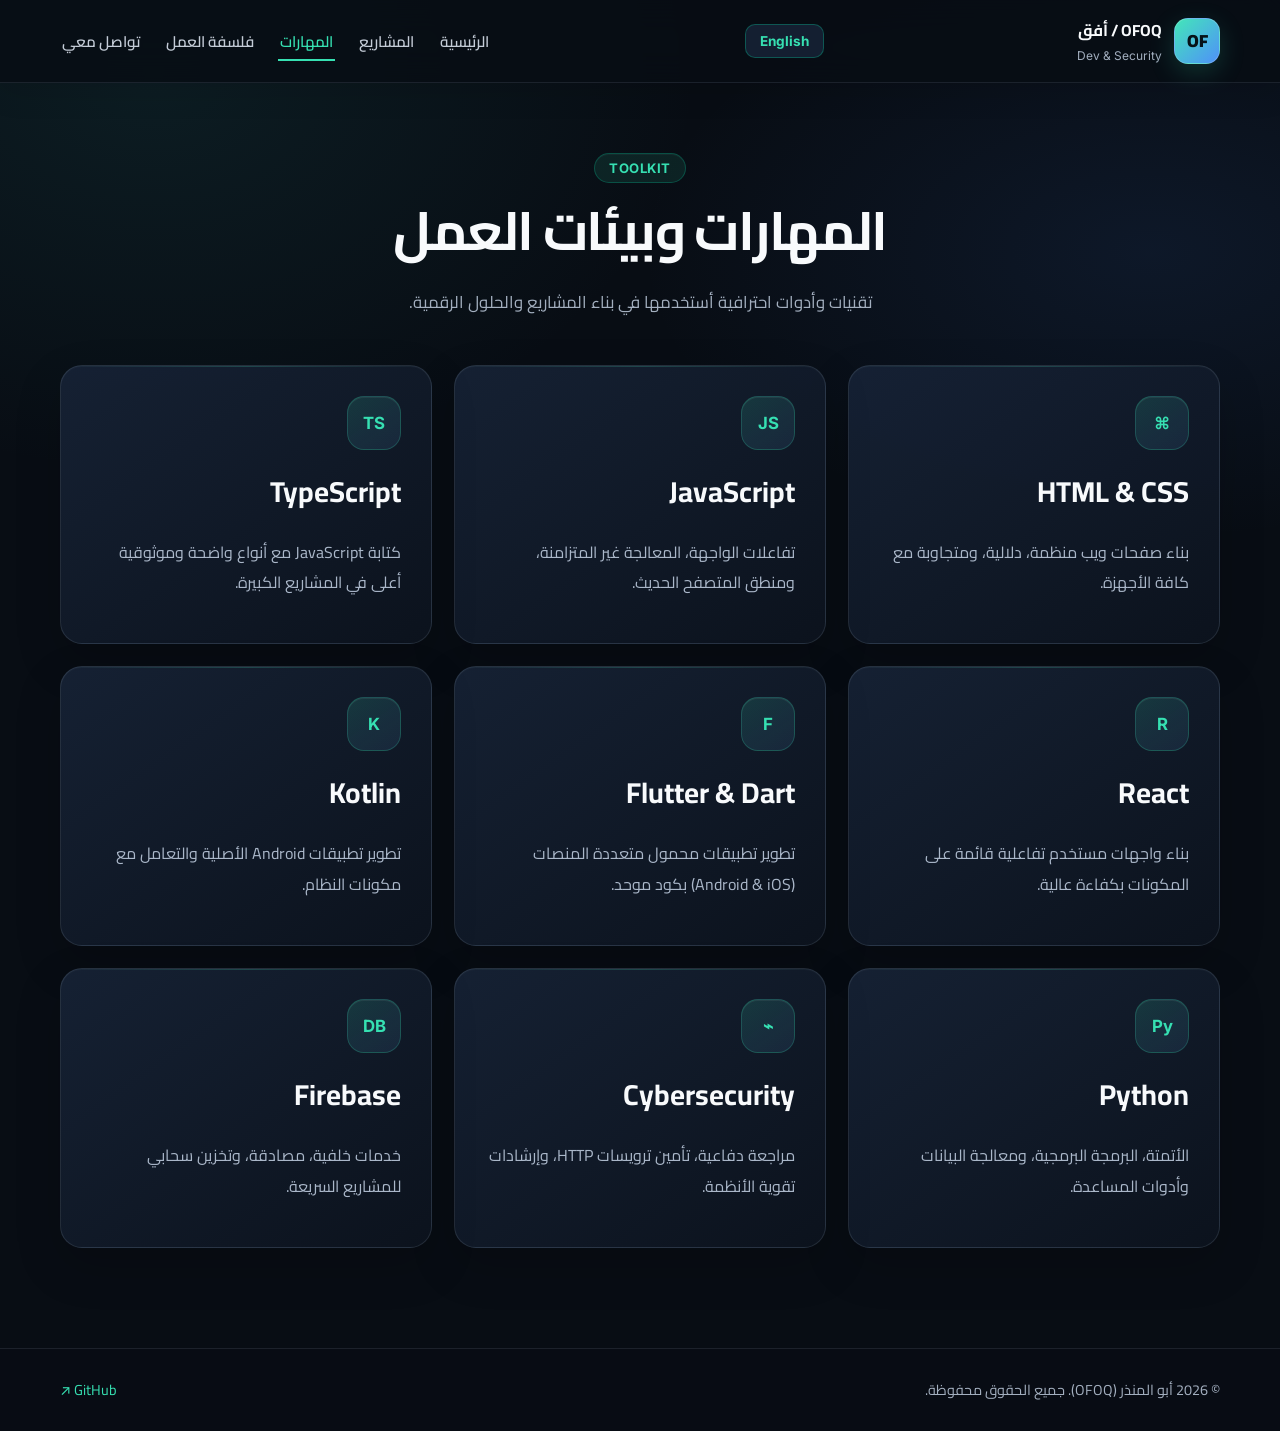
<file: skills.html>
<!doctype html>
<html lang="ar" dir="rtl">
<head>
  <meta charset="utf-8">
  <meta name="viewport" content="width=device-width, initial-scale=1">
  <meta name="description" content="OFOQ Skills — المهارات والأدوات التقنية المستخدمة في مشاريع أبو المنذر.">
  <meta name="referrer" content="strict-origin-when-cross-origin">
  <title>OFOQ | المهارات</title>
  <meta name="theme-color" content="#0b111b">
  <meta name="apple-mobile-web-app-capable" content="yes">
  <meta name="apple-mobile-web-app-title" content="OFOQ">
  <meta name="mobile-web-app-capable" content="yes">
  <link rel="icon" href="favicon.svg" type="image/svg+xml">
  <link rel="icon" href="icons/icon-192.png" type="image/png" sizes="192x192">
  <link rel="apple-touch-icon" href="icons/apple-touch-icon.png" sizes="180x180">
  <link rel="manifest" href="site.webmanifest">
  <link rel="stylesheet" href="style.css">
  <link rel="preconnect" href="https://fonts.googleapis.com">
  <link rel="preconnect" href="https://fonts.gstatic.com" crossorigin>
  <link href="https://fonts.googleapis.com/css2?family=Cairo:wght@300;400;500;600;700;800;900&family=Inter:wght@400;500;600;700;800&display=swap" rel="stylesheet">
  <script src="script.js" defer></script>
</head>
<body>
<header class="site-header">
  <a class="brand" href="index.html">
    <span class="avatar">OF</span>
    <span><strong>OFOQ / أفق</strong><small data-i18n="brand_sub">Dev &amp; Security</small></span>
  </a>
  <div class="header-controls">
    <button id="lang-switch-btn" class="lang-switch" type="button" aria-label="Switch Language">English</button>
    <button class="menu-toggle" type="button" aria-label="فتح القائمة" aria-expanded="false" aria-controls="site-nav">القائمة ☰</button>
  </div>
  <nav id="site-nav" class="site-nav">
    <a href="index.html" data-i18n="nav_home">الرئيسية</a>
    <a href="projects.html" data-i18n="nav_projects">المشاريع</a>
    <a aria-current="page" href="skills.html" data-i18n="nav_skills">المهارات</a>
    <a href="philosophy.html" data-i18n="nav_philosophy">فلسفة العمل</a>
    <a href="contact.html" data-i18n="nav_contact">تواصل معي</a>
  </nav>
</header>
<main class="container page-main">
  <div class="section-heading">
    <p class="eyebrow">TOOLKIT</p>
    <h1 data-i18n="skills_title">المهارات وبيئات العمل</h1>
    <p data-i18n="skills_sub">تقنيات وأدوات احترافية أستخدمها في بناء المشاريع والحلول الرقمية.</p>
  </div>
  <div class="cards three">
    <article class="card"><span class="skill-icon">⌘</span><h2>HTML &amp; CSS</h2><p>بناء صفحات ويب منظمة، دلالية، ومتجاوبة مع كافة الأجهزة.</p></article>
    <article class="card"><span class="skill-icon">JS</span><h2>JavaScript</h2><p>تفاعلات الواجهة، المعالجة غير المتزامنة، ومنطق المتصفح الحديث.</p></article>
    <article class="card"><span class="skill-icon">TS</span><h2>TypeScript</h2><p>كتابة JavaScript مع أنواع واضحة وموثوقية أعلى في المشاريع الكبيرة.</p></article>
    <article class="card"><span class="skill-icon">R</span><h2>React</h2><p>بناء واجهات مستخدم تفاعلية قائمة على المكونات بكفاءة عالية.</p></article>
    <article class="card"><span class="skill-icon">F</span><h2>Flutter &amp; Dart</h2><p>تطوير تطبيقات محمول متعددة المنصات (Android &amp; iOS) بكود موحد.</p></article>
    <article class="card"><span class="skill-icon">K</span><h2>Kotlin</h2><p>تطوير تطبيقات Android الأصلية والتعامل مع مكونات النظام.</p></article>
    <article class="card"><span class="skill-icon">Py</span><h2>Python</h2><p>الأتمتة، البرمجة البرمجية، ومعالجة البيانات وأدوات المساعدة.</p></article>
    <article class="card"><span class="skill-icon">⌁</span><h2>Cybersecurity</h2><p>مراجعة دفاعية، تأمين ترويسات HTTP، وإرشادات تقوية الأنظمة.</p></article>
    <article class="card"><span class="skill-icon">DB</span><h2>Firebase</h2><p>خدمات خلفية، مصادقة، وتخزين سحابي للمشاريع السريعة.</p></article>
  </div>
</main>
<footer class="site-footer">
  <span data-i18n="footer_copy">© 2026 أبو المنذر (OFOQ). جميع الحقوق محفوظة.</span>
  <a href="https://github.com/ibnElShrqiya" target="_blank" rel="noopener noreferrer">GitHub ↗</a>
</footer>
</body>
</html>
</file>
<file: style.css>
/* OFOQ — Professional Bilingual Secure Release v4 */
:root{
  color-scheme: dark;
  --bg: #0b0f14;
  --surface: #101827;
  --surface2: #162235;
  --text: #f8fafc;
  --muted: #a3afbf;
  --line: #253247;
  --green: #00d6a3;
  --green-glow: rgba(0, 214, 163, 0.15);
  --blue: #3b82f6;
  --yellow: #f5c76b;
  --radius: 20px;
  --transition: all 0.25s cubic-bezier(0.4, 0, 0.2, 1);
}

*{box-sizing:border-box}
html{scroll-behavior:smooth}
body{
  margin:0;
  background: radial-gradient(circle at 50% 0%, #131f30 0%, var(--bg) 60%);
  color: var(--text);
  font-family: "Cairo", Inter, system-ui, sans-serif;
  line-height: 1.8;
  min-height: 100vh;
}

body[dir="ltr"] {
  font-family: Inter, "Cairo", system-ui, sans-serif;
}

a{color:inherit;text-decoration:none;transition: var(--transition)}
a:focus-visible, button:focus-visible, input:focus-visible, textarea:focus-visible, select:focus-visible{
  outline: 3px solid var(--green);
  outline-offset: 3px;
}

.container{width:min(1160px, calc(100% - 40px));margin-inline:auto}

/* Header & Navigation */
.site-header{
  position: sticky;
  top: 0;
  z-index: 100;
  display: flex;
  align-items: center;
  justify-content: space-between;
  gap: 20px;
  padding: 16px max(20px, calc((100% - 1160px)/2));
  background: rgba(11, 15, 20, 0.92);
  border-bottom: 1px solid var(--line);
  backdrop-filter: blur(16px);
  -webkit-backdrop-filter: blur(16px);
}

.brand{display:flex;align-items:center;gap:12px;white-space:nowrap}
.brand strong,.brand small{display:block}
.brand small{font-size:.75rem;color:var(--muted);font-family:Inter, sans-serif}
.avatar{
  display:grid;
  place-items:center;
  width:46px;
  height:46px;
  border-radius:14px;
  background: linear-gradient(135deg, var(--green), var(--blue));
  color:#061117;
  font-weight:900;
  font-size: 1.1rem;
  box-shadow: 0 8px 20px rgba(0, 214, 163, 0.25);
}

.header-controls {
  display: flex;
  align-items: center;
  gap: 12px;
}

.lang-switch{
  background: var(--surface2);
  color: var(--green);
  border: 1px solid rgba(0, 214, 163, 0.3);
  border-radius: 10px;
  padding: 8px 14px;
  font: 700 0.85rem Inter, Cairo, sans-serif;
  cursor: pointer;
  transition: var(--transition);
}
.lang-switch:hover{
  background: var(--green);
  color: #061117;
}

.site-nav{display:flex;gap:22px;align-items:center}
.site-nav a{color:#c4ccd7;font-size:.95rem;font-weight:600;padding:6px 2px;position:relative}
.site-nav a:hover, .site-nav a[aria-current="page"]{color:var(--green)}
.site-nav a::after{
  content:'';
  position:absolute;
  bottom:0;
  right:0;
  width:0;
  height:2px;
  background:var(--green);
  transition:var(--transition);
}
body[dir="ltr"] .site-nav a::after { right: auto; left: 0; }
.site-nav a:hover::after, .site-nav a[aria-current="page"]::after{width:100%}

.menu-toggle{
  display: none;
  background: var(--surface2);
  color: var(--green);
  border: 1px solid rgba(0, 214, 163, 0.3);
  border-radius: 10px;
  padding: 8px 14px;
  font: 700 0.9rem Inter, Cairo, sans-serif;
  cursor: pointer;
  transition: var(--transition);
}
.menu-toggle:hover{
  background: var(--green);
  color: #061117;
}

/* Hero Section */
.hero{
  display:grid;
  grid-template-columns: 1.2fr 0.8fr;
  gap: 50px;
  align-items: center;
  padding-block: 80px 70px;
  min-height: 580px;
}
.eyebrow{
  color: var(--green);
  font: 700 .82rem Inter, sans-serif;
  letter-spacing: .06em;
  text-transform: uppercase;
  margin-bottom: 14px;
  display: inline-flex;
  align-items: center;
  gap: 8px;
  background: var(--green-glow);
  padding: 6px 14px;
  border-radius: 999px;
  border: 1px solid rgba(0, 214, 163, 0.25);
}
.status-dot{
  display: inline-block;
  width: 8px;
  height: 8px;
  border-radius: 50%;
  background: var(--green);
  box-shadow: 0 0 10px var(--green);
}

h1, h2, h3, p{margin-top:0}
h1{
  font-size: clamp(2.3rem, 4.6vw, 3.8rem);
  line-height: 1.25;
  letter-spacing: -0.03em;
  margin-bottom: 22px;
}
h2{font-size: 1.8rem; line-height: 1.4}
.gradient-text{
  background: linear-gradient(110deg, var(--green), var(--blue));
  color: transparent;
  background-clip: text;
  -webkit-background-clip: text;
}
.lead{font-size: 1.12rem; color: var(--muted); max-width: 640px; margin-bottom: 28px}
.actions{display: flex; flex-wrap: wrap; gap: 14px; margin-top: 25px}

.button{
  display: inline-flex;
  justify-content: center;
  align-items: center;
  gap: 10px;
  border: 1px solid var(--line);
  border-radius: 14px;
  padding: 12px 22px;
  font: 700 0.95rem "Cairo", Inter, sans-serif;
  cursor: pointer;
  transition: var(--transition);
}
.button.primary{
  background: linear-gradient(115deg, var(--green), var(--blue));
  color: #061117;
  border-color: transparent;
  box-shadow: 0 10px 25px rgba(0, 214, 163, 0.2);
}
.button.secondary{
  background: var(--surface);
  color: var(--text);
}
.button:hover{
  filter: brightness(1.08);
  transform: translateY(-2px);
}

/* Cards & Grid */
.cards{display: grid; gap: 20px}
.cards.three{grid-template-columns: repeat(3, minmax(0, 1fr))}
.cards.two{grid-template-columns: repeat(2, minmax(0, 1fr))}
.cards.four{grid-template-columns: repeat(4, minmax(0, 1fr))}

.profile-card, .card{
  background: linear-gradient(145deg, var(--surface2), var(--surface));
  border: 1px solid var(--line);
  border-radius: var(--radius);
  padding: 28px;
  box-shadow: 0 20px 45px rgba(0, 0, 0, 0.2);
  transition: var(--transition);
}
.card:hover{
  border-color: rgba(0, 214, 163, 0.4);
  transform: translateY(-3px);
}
.profile-head{
  display: flex;
  align-items: center;
  gap: 14px;
  border-bottom: 1px solid var(--line);
  padding-bottom: 20px;
  margin-bottom: 20px;
}
.profile-head strong, .profile-head small{display: block}
.profile-head small{color: var(--green); font-size: 0.82rem; font-family: Inter, sans-serif}
.pill{
  display: inline-flex;
  align-items: center;
  border: 1px solid rgba(0, 214, 163, 0.3);
  background: var(--green-glow);
  color: var(--green);
  padding: 4px 12px;
  border-radius: 999px;
  font-size: 0.78rem;
  font-weight: 600;
}
body[dir="rtl"] .profile-head .pill{margin-inline-start: auto}
body[dir="ltr"] .profile-head .pill{margin-left: auto}

.tech-row{
  display: flex;
  flex-direction: column;
  gap: 4px;
  padding: 14px 16px;
  margin-top: 12px;
  background: var(--bg);
  border: 1px solid var(--line);
  border-radius: 12px;
}
.tech-row span, .muted{color: var(--muted)}
.tech-row b{font-size: 0.95rem}

.section{padding-block: 50px 90px}
.section-heading{text-align: center; max-width: 780px; margin: 0 auto 50px}
.section-heading h2{margin-bottom: 12px}
.section-heading p:not(.eyebrow){color: var(--muted); font-size: 1.05rem}

.page-main{padding-block: 70px 100px; min-height: 65vh}
.page-main .section-heading h1{font-size: clamp(2.2rem, 4.2vw, 3.4rem)}

.project-card{display: flex; flex-direction: column; align-items: flex-start}
.project-card .actions{margin-top: auto; padding-top: 24px; width: 100%}
.card-top{display: flex; justify-content: space-between; align-items: center; gap: 10px; width: 100%; margin-bottom: 16px}
.warning{color: var(--yellow); border-color: rgba(245, 199, 107, 0.3); background: rgba(245, 199, 107, 0.08)}
.info{color: var(--blue); border-color: rgba(138, 180, 255, 0.3); background: rgba(138, 180, 255, 0.08)}
.muted{font-size: 0.9rem}
.tags{display: flex; flex-wrap: wrap; gap: 8px; margin-top: 18px}
.tags span{font: 0.78rem Inter, sans-serif; color: var(--green); border: 1px solid var(--line); background: var(--bg); padding: 5px 10px; border-radius: 8px}
.skill-icon{
  display: grid;
  place-items: center;
  width: 50px;
  height: 50px;
  border-radius: 14px;
  background: var(--green-glow);
  color: var(--green);
  font: 700 1rem Inter, sans-serif;
  margin-bottom: 20px;
  border: 1px solid rgba(0, 214, 163, 0.2);
}

/* Workflow Steps */
.workflow-step{position: relative}
.workflow-number{
  font-family: Inter, sans-serif;
  font-size: 2.2rem;
  font-weight: 900;
  color: rgba(0, 214, 163, 0.2);
  margin-bottom: 10px;
  display: block;
}

/* FAQ Accordion */
.faq-list{max-width: 840px; margin: 0 auto; display: grid; gap: 16px}
.faq-item{
  background: var(--surface);
  border: 1px solid var(--line);
  border-radius: var(--radius);
  padding: 20px 24px;
  transition: var(--transition);
}
.faq-item[open]{border-color: var(--green); background: var(--surface2)}
.faq-item summary{
  font-weight: 700;
  font-size: 1.05rem;
  cursor: pointer;
  list-style: none;
  display: flex;
  justify-content: space-between;
  align-items: center;
}
.faq-item summary::-webkit-details-marker{display: none}
.faq-item summary::after{content: '+'; font-size: 1.4rem; color: var(--green); transition: var(--transition)}
.faq-item[open] summary::after{transform: rotate(45deg)}
.faq-item p{color: var(--muted); margin-top: 14px; margin-bottom: 0}

/* Customer Reviews System */
.reviews-container{max-width: 900px; margin: 0 auto}
.reviews-summary-card{
  background: linear-gradient(135deg, var(--surface2), var(--surface));
  border: 1px solid var(--line);
  border-radius: var(--radius);
  padding: 28px;
  display: flex;
  align-items: center;
  justify-content: space-between;
  gap: 20px;
  margin-bottom: 30px;
  flex-wrap: wrap;
}
.rating-big{font-size: 3rem; font-weight: 900; color: var(--green); font-family: Inter, sans-serif; line-height: 1}
.stars-display{color: var(--yellow); font-size: 1.3rem; letter-spacing: 3px}
.reviews-grid{display: grid; gap: 16px; margin-bottom: 40px}
.review-card{
  background: var(--surface);
  border: 1px solid var(--line);
  border-radius: 16px;
  padding: 20px;
}
.review-header{display: flex; justify-content: space-between; align-items: center; margin-bottom: 10px}
.review-author{font-weight: 700}
.review-date{font-size: 0.8rem; color: var(--muted); font-family: Inter, sans-serif}
.review-comment{color: var(--muted); margin: 0}

.review-form-card{
  background: var(--surface);
  border: 1px solid var(--line);
  border-radius: var(--radius);
  padding: 30px;
}
.star-rating-input{display: flex; gap: 8px; font-size: 1.6rem; cursor: pointer; margin-bottom: 16px}
.star-rating-input span{color: var(--muted); transition: var(--transition)}
.star-rating-input span.active, .star-rating-input span:hover{color: var(--yellow)}

/* Contact Layout */
.contact-layout{display: grid; grid-template-columns: 0.9fr 1.1fr; gap: 24px; max-width: 980px; margin-inline: auto}
.email-link{color: var(--green); overflow-wrap: anywhere; font-weight: 700; font-size: 1.1rem; display: inline-block; margin-block: 8px}
form{display: grid; gap: 14px; margin-top: 18px}
label{font-size: 0.92rem; color: #d6deea; font-weight: 600}
input, textarea, select{
  width: 100%;
  font: inherit;
  color: var(--text);
  background: var(--bg);
  border: 1px solid var(--line);
  border-radius: 12px;
  padding: 12px 14px;
  transition: var(--transition);
}
input:focus, textarea:focus, select:focus{border-color: var(--green)}
textarea{resize: vertical}
.form-status{font-size: 0.92rem; color: var(--green); min-height: 1.5em; font-weight: 600}

/* Footer */
.site-footer{
  display: flex;
  justify-content: space-between;
  align-items: center;
  gap: 20px;
  padding: 28px max(20px, calc((100% - 1160px)/2));
  border-top: 1px solid var(--line);
  background: rgba(16, 24, 39, 0.6);
  color: var(--muted);
  font-size: 0.9rem;
  flex-wrap: wrap;
}
.footer-links{display: flex; gap: 20px}
.site-footer a{color: var(--green)}

/* Responsive Navigation & Header Controls */
@media(max-width: 860px){
  .site-header{flex-wrap: wrap; padding: 14px 20px; gap: 12px}
  .menu-toggle{display: block}
  .site-nav{
    display: none;
    order: 4;
    width: 100%;
    flex-direction: column;
    align-items: stretch;
    gap: 0;
    padding: 12px 0;
    border-top: 1px solid var(--line);
    background: rgba(16, 24, 39, 0.95);
    border-radius: 0 0 16px 16px;
  }
  .site-nav.is-open{display: flex}
  .site-nav a{padding: 12px 16px; border-bottom: 1px solid rgba(37,50,71,0.4)}
  .hero{grid-template-columns: 1fr; gap: 32px; padding-block: 50px 40px}
  .cards.three, .cards.four{grid-template-columns: repeat(2, minmax(0, 1fr))}
  .contact-layout{grid-template-columns: 1fr}
}
@media(max-width: 580px){
  .container{width: min(100% - 24px, 1160px)}
  .cards.three, .cards.four, .cards.two{grid-template-columns: 1fr}
  .profile-card, .card, .review-form-card{padding: 22px}
  .site-footer{flex-direction: column; align-items: flex-start; gap: 12px}
  .hero{padding-top: 30px}
  h1{font-size: 2.2rem}
}

@media(prefers-reduced-motion: reduce){
  html{scroll-behavior: auto}
  *, *::before, *::after{animation-duration: 0.01ms !important; animation-iteration-count: 1 !important; transition-duration: 0.01ms !important}
}

/* OFOQ visual refinement — polished cards, clearer hierarchy, and responsive details */
:root{
  --surface: #0f1725;
  --surface2: #141f31;
  --line: rgba(148,163,184,.17);
  --green: #36e0b2;
  --green-glow: rgba(54,224,178,.10);
  --blue: #6aa8ff;
  --radius: 22px;
  --transition: 220ms cubic-bezier(.2,.75,.25,1);
}
body{
  background:
    radial-gradient(ellipse at 12% 8%, rgba(35,112,112,.16), transparent 34rem),
    radial-gradient(ellipse at 90% 28%, rgba(54,104,190,.12), transparent 32rem),
    #080d14;
  background-attachment: fixed;
}
::selection{background:rgba(54,224,178,.28);color:#fff}
.site-header{background:rgba(8,13,20,.86);border-bottom-color:rgba(148,163,184,.14);box-shadow:0 8px 32px rgba(0,0,0,.12)}
.avatar{position:relative;isolation:isolate;overflow:hidden;background:linear-gradient(135deg,#43e6b9 0%,#4f91f9 100%);box-shadow:0 8px 26px rgba(54,224,178,.18);border:1px solid rgba(255,255,255,.18)}
.avatar::after{content:"";position:absolute;inset:-50%;z-index:-1;background:linear-gradient(115deg,transparent 35%,rgba(255,255,255,.3),transparent 65%);transform:translateX(-100%);transition:transform .65s ease}
.brand:hover .avatar::after{transform:translateX(100%)}
.hero{position:relative;padding-block:clamp(54px,8vw,100px) 76px;min-height:unset}
.hero-copy{position:relative;z-index:1}
.hero h1{max-width:780px;letter-spacing:-.045em}
.lead{line-height:1.95}
.eyebrow{letter-spacing:.045em;box-shadow:inset 0 1px rgba(255,255,255,.04)}
.button{min-height:48px;border-radius:13px;padding:12px 20px}
.button.primary{background:linear-gradient(115deg,#38e1b2,#6ba7ff);box-shadow:0 9px 26px rgba(54,224,178,.14)}
.button.primary:hover{box-shadow:0 14px 34px rgba(54,224,178,.23)}
.button.secondary{background:rgba(18,27,42,.76);border-color:rgba(148,163,184,.2)}
.profile-card,.card{position:relative;overflow:hidden;background:linear-gradient(145deg,rgba(22,34,53,.96),rgba(12,19,30,.96));border-color:rgba(148,163,184,.17);box-shadow:0 18px 46px rgba(0,0,0,.17),inset 0 1px rgba(255,255,255,.025)}
.profile-card::before,.card::before{content:"";position:absolute;inset:0 0 auto;height:1px;background:linear-gradient(90deg,transparent,rgba(54,224,178,.28),transparent);opacity:.7;pointer-events:none}
.card{display:flex;flex-direction:column;align-items:flex-start;min-width:0;min-height:100%;padding:clamp(22px,2.5vw,30px)}
.card p{color:#aab7c9;line-height:1.9}
.card h2,.card h3{line-height:1.5}
.card:hover,.profile-card:hover{border-color:rgba(54,224,178,.42);transform:translateY(-5px);box-shadow:0 24px 50px rgba(0,0,0,.24),0 0 0 1px rgba(54,224,178,.04)}
.cards{align-items:stretch;gap:22px}
.section{padding-block:clamp(40px,6vw,76px)}
.section-heading{margin-bottom:clamp(28px,4vw,46px)}
.section-heading h2{letter-spacing:-.025em}
.section-heading p:not(.eyebrow){line-height:1.9}
.skill-icon{flex:0 0 auto;width:54px;height:54px;border-radius:17px;background:linear-gradient(145deg,rgba(54,224,178,.15),rgba(106,168,255,.10));border-color:rgba(54,224,178,.22);box-shadow:inset 0 1px rgba(255,255,255,.06);font-size:1.05rem}
.skill-icon svg{width:25px;height:25px;stroke:currentColor;fill:none;stroke-width:1.8;stroke-linecap:round;stroke-linejoin:round}
.tech-row{background:rgba(5,10,17,.42);border-color:rgba(148,163,184,.13);border-radius:14px}
.tech-row b{line-height:1.6;overflow-wrap:anywhere}
.pill{font-size:.76rem;letter-spacing:.01em}
.tags span{border-radius:999px;background:rgba(5,10,17,.35);padding:5px 11px}
.workflow-number{color:rgba(54,224,178,.48);font-size:2.45rem;letter-spacing:-.06em}
.faq-item{background:rgba(15,23,37,.82);border-color:rgba(148,163,184,.16)}
.faq-item summary{gap:18px;line-height:1.7}
.faq-item summary::after{flex:0 0 auto;display:grid;place-items:center;width:30px;height:30px;border:1px solid rgba(54,224,178,.22);border-radius:10px;background:rgba(54,224,178,.07)}
.reviews-summary-card,.review-form-card,.review-card{background:linear-gradient(145deg,rgba(20,31,49,.94),rgba(10,16,26,.94));border-color:rgba(148,163,184,.16)}
.review-card{transition:var(--transition)}
.review-card:hover{border-color:rgba(54,224,178,.28);transform:translateY(-2px)}
input,textarea,select{background:rgba(5,10,17,.5);border-color:rgba(148,163,184,.2);min-height:48px}
textarea{min-height:130px}
input::placeholder,textarea::placeholder{color:#728198}
.site-footer{background:rgba(8,13,20,.75);border-top-color:rgba(148,163,184,.14)}
.site-footer a{transition:var(--transition)}
.site-footer a:hover{color:#fff}
:where(a,button,input,textarea,select,summary):focus-visible{outline:3px solid rgba(54,224,178,.85);outline-offset:4px}
@media(max-width:860px){
  .site-header{backdrop-filter:blur(18px)}
  .site-nav{background:rgba(12,19,30,.98);border-color:rgba(148,163,184,.16)}
  .hero{padding-block:52px 36px}
}
@media(max-width:580px){
  .container{width:min(100% - 28px,1160px)}
  .profile-card,.card,.review-form-card{padding:22px}
  .section{padding-block:38px 54px}
  .section-heading{margin-bottom:28px}
  .hero h1{font-size:clamp(2.1rem,10vw,2.8rem)}
  .actions{gap:10px}
  .actions .button{flex:1 1 auto}
  .reviews-summary-card{padding:22px}
}
.reviews-empty{padding:22px;border:1px dashed rgba(148,163,184,.25);border-radius:14px;text-align:center;background:rgba(5,10,17,.2)}
.reviews-note{font-size:.82rem;line-height:1.8;margin-top:-20px;margin-bottom:28px}

/* Bilingual typography: Cairo for Arabic, Inter for English and Latin text. */
body[dir="rtl"] { font-family: "Cairo", "Inter", system-ui, sans-serif; }
body[dir="ltr"] { font-family: "Inter", "Cairo", system-ui, sans-serif; }
:lang(en), [lang="en"] { font-family: "Inter", "Cairo", system-ui, sans-serif; }
button, input, textarea, select { font: inherit; }
</file>
